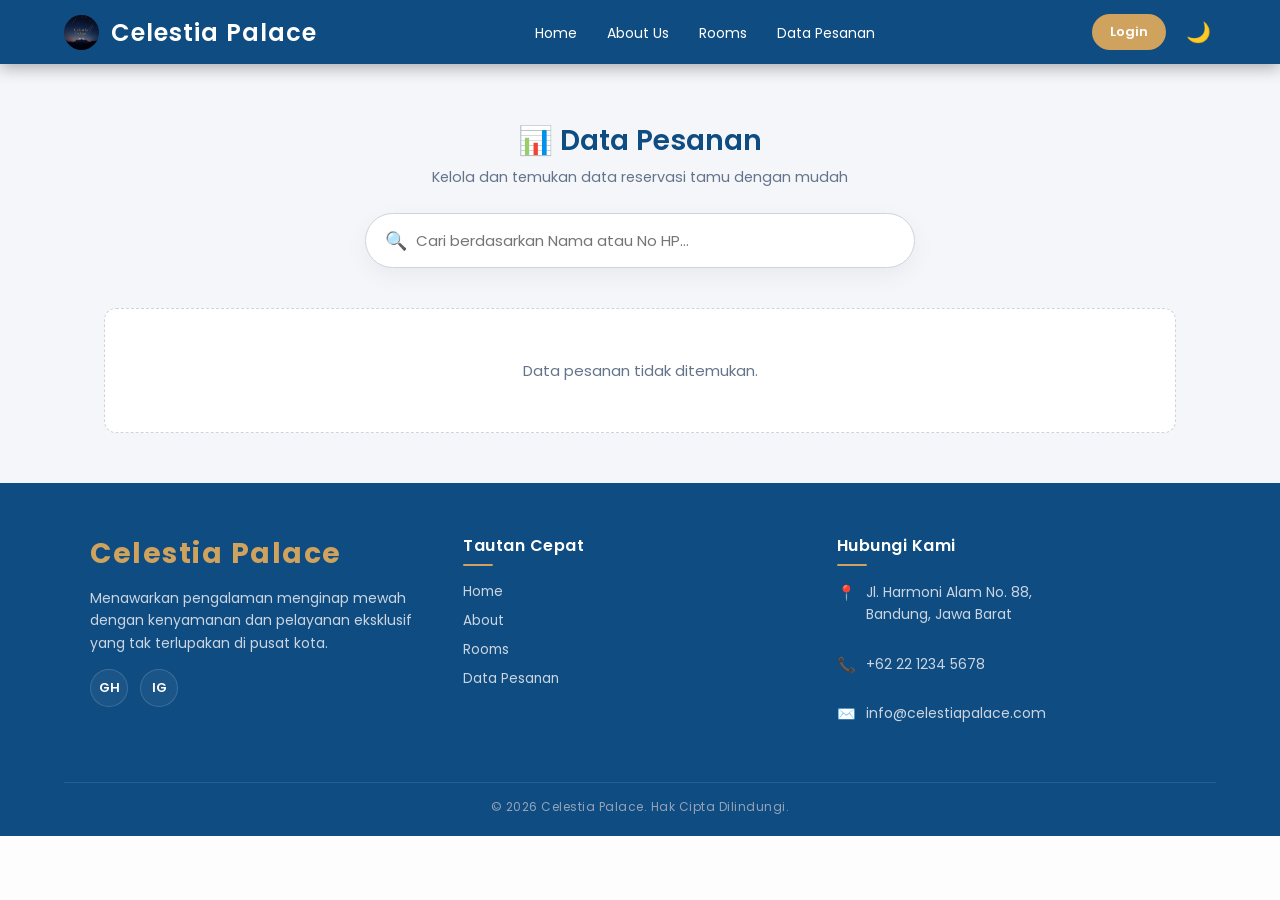
<file: html/dataPesanan.html>
<!doctype html>
<html lang="id">
  <head>
    <meta charset="UTF-8" />
    <meta name="viewport" content="width=device-width, initial-scale=1.0" />
    <title>Data Pesanan Kamar - Celestia Palace</title>
    <link href="https://fonts.googleapis.com/css2?family=Poppins:wght@300;400;600&display=swap" rel="stylesheet" />
    <link rel="stylesheet" href="../css/index.css" />
    <link rel="stylesheet" href="../css/dataPesanan.css" />
    <link rel="icon" href="../Assets/logo.png" type="image/png" />
  </head>
  <body>
    <!-- ==================== HEADER ==================== -->
    <header id="navbar" class="solid-bg">
      <div class="header-left-actions">
        <button class="menu-toggle" id="mobile-menu" aria-label="Buka Menu Navigasi" aria-expanded="false">
          <span class="bar"></span>
          <span class="bar"></span>
          <span class="bar"></span>
        </button>
        <div class="logo desktop-logo">
          <img src="../Assets/logo.png" alt="Celestia Logo" class="logo-img" />
          <span>Celestia Palace</span>
        </div>
      </div>

      <nav aria-label="Navigasi Utama">
        <div class="logo sidebar-logo">
          <img src="../Assets/logo.png" alt="Celestia Logo" class="logo-img" />
          <span>Celestia Palace</span>
        </div>
        <ul class="nav-list">
          <li><a href="../index.html">Home</a></li>
          <li><a href="about.html">About Us</a></li>
          <li><a href="kamar.html">Rooms</a></li>
          <li><a href="dataPesanan.html">Data Pesanan</a></li>
        </ul>
        <div id="mobile-profile-container" class="mobile-profile-box"></div>
      </nav>

      <div class="header-right-actions">
        <div class="auth-container">
          <button id="auth-btn" class="btn-book">Login</button>
          <div id="profile-dropdown" class="profile-dropdown-menu" aria-hidden="true">
            <div class="dropdown-header">
              <span id="dropdown-staff-name" class="dropdown-name">Staf Hotel</span>
              <span class="dropdown-role">Administrator</span>
            </div>
            <hr class="dropdown-divider" />
            <button id="btn-logout" class="dropdown-item-logout">Logout</button>
          </div>
        </div>
        <button id="theme-toggle" class="btn-theme-toggle" title="Ubah Tema" aria-label="Toggle Dark Mode">🌙</button>
      </div>
    </header>

    <!-- ==================== KONTEN UTAMA ==================== -->
    <main class="dashboard-content">
      <div class="dashboard-header-title">
        <h1>📊 Data Pesanan</h1>
        <p>Kelola dan temukan data reservasi tamu dengan mudah</p>
      </div>

      <div class="center-search-container">
        <div class="search-box">
          <span class="search-icon">🔍</span>
          <input type="text" id="searchInput" placeholder="Cari berdasarkan Nama atau No HP..." />
        </div>
      </div>

      <div id="bookingsContainer" class="bookings-grid"></div>
    </main>

    <!-- Template Kartu Kosong -->
    <template id="no-data-template">
      <div class="no-data">Data pesanan tidak ditemukan.</div>
    </template>

    <!-- Template Kartu Data Pesanan -->
    <template id="booking-card-template">
      <div class="booking-card">
        <div>
          <div class="card-header">
            <div>
              <h3 class="booking-name"></h3>
              <span class="booking-id"></span>
            </div>
            <span class="badge-status"></span>
          </div>
          <div class="card-body">
            <p><strong>📞 No HP</strong> : <span class="booking-phone"></span></p>
            <p><strong>🛏️ Kamar</strong> : <span class="booking-room"></span></p>
            <p><strong>📅 Jadwal</strong> : <span class="booking-schedule"></span></p>
            <p><strong>💰 Total</strong> : <span class="booking-total"></span></p>

            <!-- Sisa Tagihan (Tanpa Inline CSS) -->
            <p class="unpaid-wrapper hidden-element"><strong class="unpaid-label">⚠️ Kurang</strong> : <span class="booking-unpaid"></span></p>
          </div>
        </div>

        <div class="card-actions">
          <button class="btn-extend">📝 Perpanjang</button>
          <button class="btn-delete">🗑️ Check-out</button>
        </div>
      </div>
    </template>

    <!-- MODAL POP-UP (CHECK-OUT) -->
    <div id="deleteModal" class="modal-overlay hidden-element">
      <div class="modal-box checkout-modal-wide">
        <div class="modal-icon">🚪</div>
        <h3>Konfirmasi Check-out</h3>

        <!-- Peringatan Tagihan & Form Pelunasan (Dibagi 2 Kolom) -->
        <div id="checkoutBillWarning" class="checkout-warning-box hidden-element">
          <!-- Kolom Kiri: Info Tagihan -->
          <div class="warning-info-col">
            <strong>⚠️ Perhatian!</strong>
            <p class="warning-desc">Tamu ini memiliki sisa tagihan perpanjangan sebesar:</p>
            <span id="checkoutUnpaidAmount" class="unpaid-amount-text"></span>
            <p class="checkout-instruction">Pilih metode pelunasan:</p>
          </div>

          <!-- Kolom Kanan: Pilihan Pembayaran -->
          <div class="warning-payment-col">
            <div class="payment-options checkout-payment-options">
              <label>
                <input type="radio" name="settlementPayment" value="Uang Tunai (Cash)" checked />
                Uang Tunai (Cash)
              </label>
              <div id="checkout-cash-details" class="payment-detail-box show-block-element">
                <p>Terima uang tunai di meja resepsionis.</p>
              </div>

              <label>
                <input type="radio" name="settlementPayment" value="Transfer Bank BNI" />
                Transfer Bank BNI
              </label>
              <div id="checkout-bni-details" class="payment-detail-box hidden-element">
                <p><strong>BNI:</strong> 1234-5678-9010</p>
              </div>

              <label>
                <input type="radio" name="settlementPayment" value="QRIS / E-Wallet" />
                QRIS / E-Wallet
              </label>
              <div id="checkout-qris-details" class="payment-detail-box hidden-element">
                <img src="../Assets/qris.jpeg" alt="QRIS Code" class="qris-img" />
              </div>
            </div>
          </div>
        </div>

        <p class="delete-confirm-text">Apakah Anda yakin tamu ini sudah keluar? Data pesanan akan dihapus secara permanen dari sistem.</p>
        <div class="modal-actions">
          <button id="btnModalCancel" class="btn-modal-cancel">Batal</button>
          <button id="btnModalConfirm" class="btn-modal-confirm">Ya, Hapus Data</button>
        </div>
      </div>
    </div>

    <!-- MODAL POP-UP (SUKSES PELUNASAN / CHECK-OUT) -->
    <div id="successModal" class="modal-overlay hidden-element">
      <div class="modal-box">
        <div class="modal-icon text-success">✅</div>
        <h3 id="successModalTitle">Pelunasan Berhasil!</h3>

        <!-- Pesan akan diisi menggunakan textContent dari JS -->
        <p id="successModalMessage" class="success-message-text"></p>

        <div class="modal-actions">
          <button id="btnSuccessClose" class="btn-success-green btn-full-width">Tutup & Selesai</button>
        </div>
      </div>
    </div>

    <!-- MODAL POP-UP (PERPANJANG KAMAR) -->
    <div id="extendModal" class="modal-overlay hidden-element">
      <div class="modal-box">
        <div class="modal-icon">📅</div>
        <h3>Perpanjang Kamar</h3>
        <p>Pilih tanggal check-out baru untuk tamu ini.</p>

        <!-- Form Group (Tanpa Inline CSS) -->
        <div class="form-group extend-form-group">
          <label for="newCheckOutDate" class="extend-label">Check-out Baru:</label>
          <input type="date" id="newCheckOutDate" class="form-control extend-input" />
        </div>

        <div class="modal-actions">
          <button id="btnExtendCancel" class="btn-modal-cancel">Batal</button>
          <button id="btnExtendConfirm" class="btn-extend-confirm">Simpan & Update</button>
        </div>
      </div>
    </div>

    <!-- ==================== FOOTER ==================== -->
    <footer class="main-footer">
      <div class="footer-container">
        <section class="footer-col brand-col">
          <h3 class="footer-logo">Celestia Palace</h3>
          <p>Menawarkan pengalaman menginap mewah dengan kenyamanan dan pelayanan eksklusif yang tak terlupakan di pusat kota.</p>
          <nav class="social-links" aria-label="Tautan Media Sosial">
            <a href="https://github.com/raidatul-shidiq" aria-label="GitHub" title="GitHub" target="_blank" rel="noopener noreferrer">GH</a>
            <a href="https://www.instagram.com/raidatul_shidiq/" aria-label="Instagram" title="Instagram" target="_blank" rel="noopener noreferrer">IG</a>
          </nav>
        </section>

        <section class="footer-col links-col">
          <h4>Tautan Cepat</h4>
          <nav aria-label="Navigasi Footer">
            <ul>
              <li><a href="../index.html">Home</a></li>
              <li><a href="about.html">About</a></li>
              <li><a href="kamar.html">Rooms</a></li>
              <li><a href="dataPesanan.html">Data Pesanan</a></li>
            </ul>
          </nav>
        </section>

        <section class="footer-col contact-col">
          <h4>Hubungi Kami</h4>
          <address class="footer-address">
            <div class="contact-item">
              <span aria-hidden="true">📍</span>
              <p>Jl. Harmoni Alam No. 88,<br />Bandung, Jawa Barat</p>
            </div>
            <div class="contact-item">
              <span aria-hidden="true">📞</span>
              <p><a href="tel:+622212345678" class="footer-link-text">+62 22 1234 5678</a></p>
            </div>
            <div class="contact-item">
              <span aria-hidden="true">✉️</span>
              <p><a href="mailto:info@celestiapalace.com" class="footer-link-text">info@celestiapalace.com</a></p>
            </div>
          </address>
        </section>
      </div>
      <div class="footer-bottom">
        <p>&copy; 2026 Celestia Palace. Hak Cipta Dilindungi.</p>
      </div>
    </footer>

    <script src="../js/index.js"></script>
    <script src="../js/dataPesanan.js"></script>
  </body>
</html>
</file>
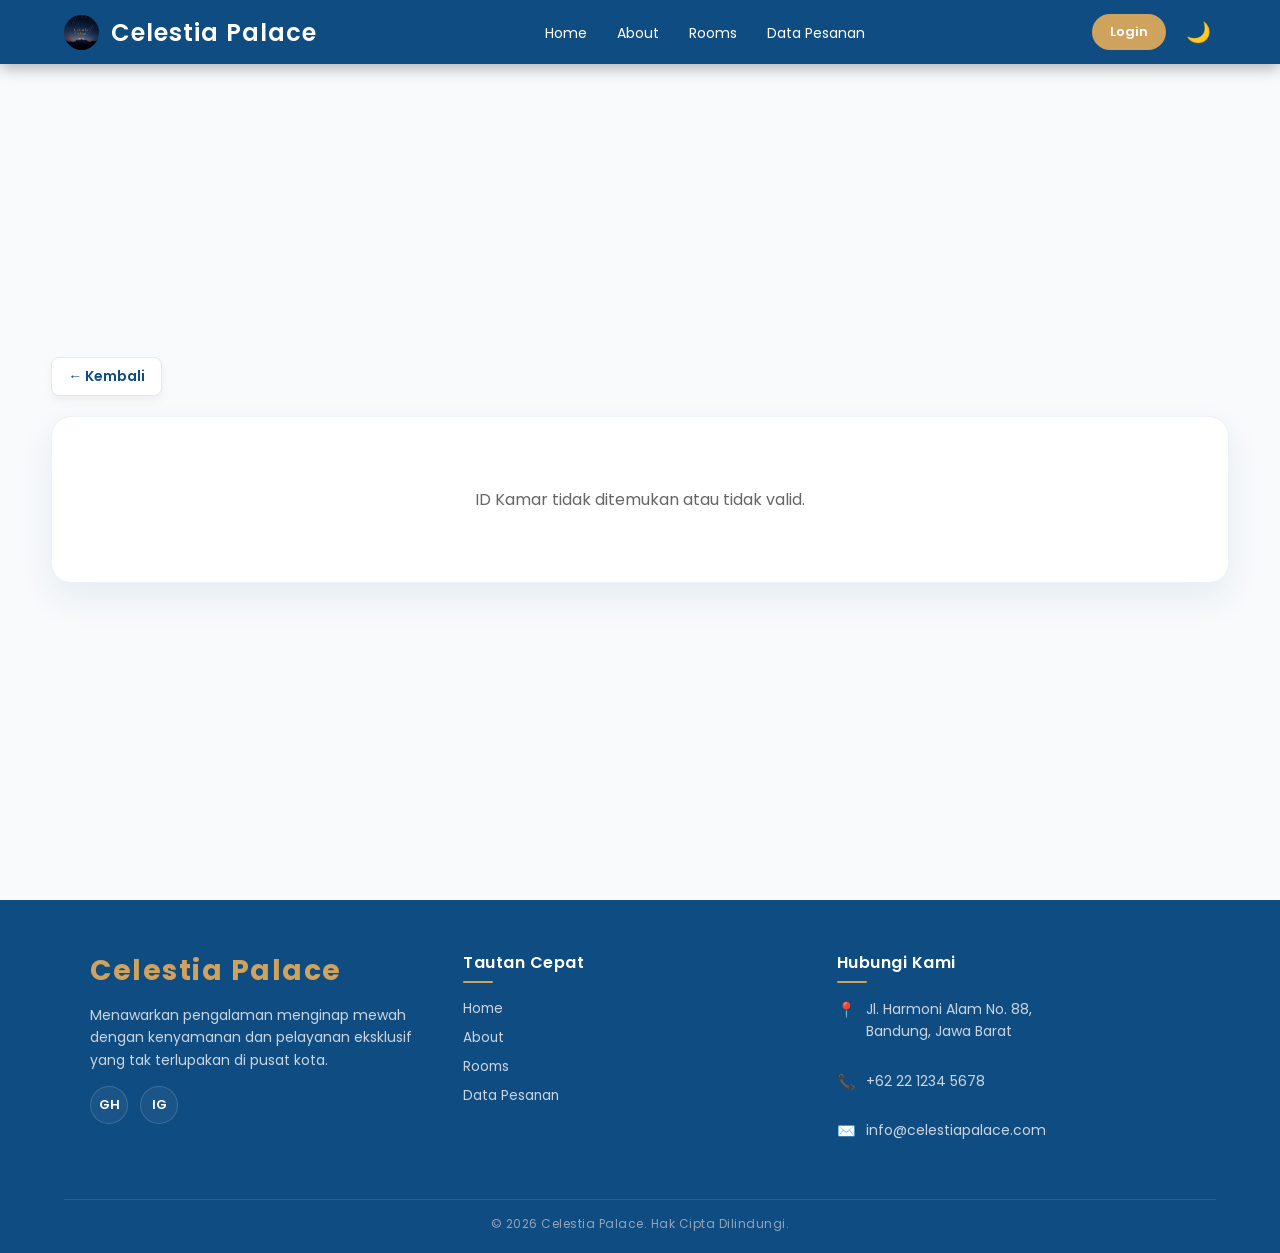
<file: html/detailKamar.html>
<!doctype html>
<html lang="id">
  <head>
    <meta charset="UTF-8" />
    <meta name="viewport" content="width=device-width, initial-scale=1.0" />
    <title>Celestia Hotel - Detail Kamar</title>
    <link href="https://fonts.googleapis.com/css2?family=Poppins:wght@300;400;600&display=swap" rel="stylesheet" />
    <link rel="stylesheet" href="../css/index.css" />
    <link rel="stylesheet" href="../css/detail.css" />
    <link rel="icon" href="../Assets/logo.png" type="image/png" />
  </head>

  <body>
    <!-- ==================== HEADER ==================== -->
    <header id="navbar" class="solid-bg">
      <!-- 1. BAGIAN KIRI: Hamburger & Logo Desktop -->
      <div class="header-left-actions">
        <!-- Tombol Hamburger -->
        <button class="menu-toggle" id="mobile-menu" aria-label="Buka Menu Navigasi" aria-expanded="false">
          <span class="bar"></span>
          <span class="bar"></span>
          <span class="bar"></span>
        </button>

        <!-- Logo Utama -->
        <div class="logo desktop-logo">
          <img src="../Assets/logo.png" alt="Logo Celestia Palace" class="logo-img" />
          <span>Celestia Palace</span>
        </div>
      </div>

      <!-- 2. BAGIAN TENGAH: Menu Navigasi & Sidebar -->
      <nav aria-label="Navigasi Utama">
        <div class="logo sidebar-logo">
          <img src="../Assets/logo.png" alt="Logo Celestia Palace" class="logo-img" />
          <span>Celestia Palace</span>
        </div>

        <ul class="nav-list">
          <li><a href="../index.html">Home</a></li>
          <li><a href="about.html">About</a></li>
          <li><a href="kamar.html">Rooms</a></li>
          <li><a href="dataPesanan.html">Data Pesanan</a></li>
        </ul>
        <div id="mobile-profile-container" class="mobile-profile-box"></div>
      </nav>

      <!-- 3. BAGIAN KANAN: Tombol Tema & Login -->
      <div class="header-right-actions">
        <div class="auth-container">
          <button id="auth-btn" class="btn-book">Login</button>

          <!-- Dropdown Profil -->
          <div id="profile-dropdown" class="profile-dropdown-menu" aria-hidden="true">
            <div class="dropdown-header">
              <span id="dropdown-staff-name" class="dropdown-name">Staf Hotel</span>
              <span class="dropdown-role">Administrator</span>
            </div>
            <hr class="dropdown-divider" />
            <button id="btn-logout" class="dropdown-item-logout">Logout</button>
          </div>
        </div>

        <button id="theme-toggle" class="btn-theme-toggle" title="Ubah Tema" aria-label="Ganti Mode Gelap atau Terang">🌙</button>
      </div>
    </header>

    <!-- ==================== MAIN CONTENT ==================== -->
    <main class="page-content">
      <section class="room-detail-section" aria-label="Detail Kamar Hotel">
        <!-- Navigasi Kembali (Breadcrumb) -->
        <nav class="back-navigation" aria-label="Navigasi Kembali">
          <a href="kamar.html" class="btn-back">&#8592; Kembali</a>
        </nav>

        <!-- Menggunakan elemen semantik <article> karena ini adalah konten mandiri -->
        <article id="room-detail-container" class="room-detail-container">
          <p class="loading-text">Memuat detail kamar...</p>
        </article>
      </section>
    </main>

    <!-- ==================== FOOTER ==================== -->
    <footer class="main-footer">
      <div class="footer-container">
        <!-- Kolom 1: Info Brand & Sosial Media -->
        <section class="footer-col brand-col">
          <h3 class="footer-logo">Celestia Palace</h3>
          <p>Menawarkan pengalaman menginap mewah dengan kenyamanan dan pelayanan eksklusif yang tak terlupakan di pusat kota.</p>

          <nav class="social-links" aria-label="Tautan Media Sosial">
            <a href="https://github.com/raidatul-shidiq" aria-label="GitHub" title="GitHub" target="_blank" rel="noopener noreferrer">GH</a>
            <a href="https://www.instagram.com/raidatul_shidiq/" aria-label="Instagram" title="Instagram" target="_blank" rel="noopener noreferrer">IG</a>
          </nav>
        </section>

        <!-- Kolom 2: Tautan Cepat -->
        <section class="footer-col links-col">
          <h4>Tautan Cepat</h4>
          <nav aria-label="Navigasi Footer">
            <ul>
              <li><a href="../index.html">Home</a></li>
              <li><a href="about.html">About</a></li>
              <li><a href="kamar.html">Rooms</a></li>
              <li><a href="dataPesanan.html">Data Pesanan</a></li>
            </ul>
          </nav>
        </section>

        <!-- Kolom 3: Kontak Hotel -->
        <section class="footer-col contact-col">
          <h4>Hubungi Kami</h4>
          <!-- Menggunakan tag <address> untuk informasi kontak -->
          <address style="font-style: normal">
            <div class="contact-item">
              <span aria-hidden="true">📍</span>
              <p>Jl. Harmoni Alam No. 88,<br />Bandung, Jawa Barat</p>
            </div>
            <div class="contact-item">
              <span aria-hidden="true">📞</span>
              <!-- Tautan tel: untuk panggilan langsung -->
              <p><a href="tel:+622212345678" style="color: inherit; text-decoration: none">+62 22 1234 5678</a></p>
            </div>
            <div class="contact-item">
              <span aria-hidden="true">✉️</span>
              <!-- Tautan mailto: untuk email langsung -->
              <p><a href="mailto:info@celestiapalace.com" style="color: inherit; text-decoration: none">info@celestiapalace.com</a></p>
            </div>
          </address>
        </section>
      </div>

      <!-- Bagian Hak Cipta -->
      <div class="footer-bottom">
        <p>&copy; 2026 Celestia Palace. Hak Cipta Dilindungi.</p>
      </div>
    </footer>

    <script src="../js/index.js"></script>
    <script src="../js/detail.js"></script>
  </body>
</html>
</file>
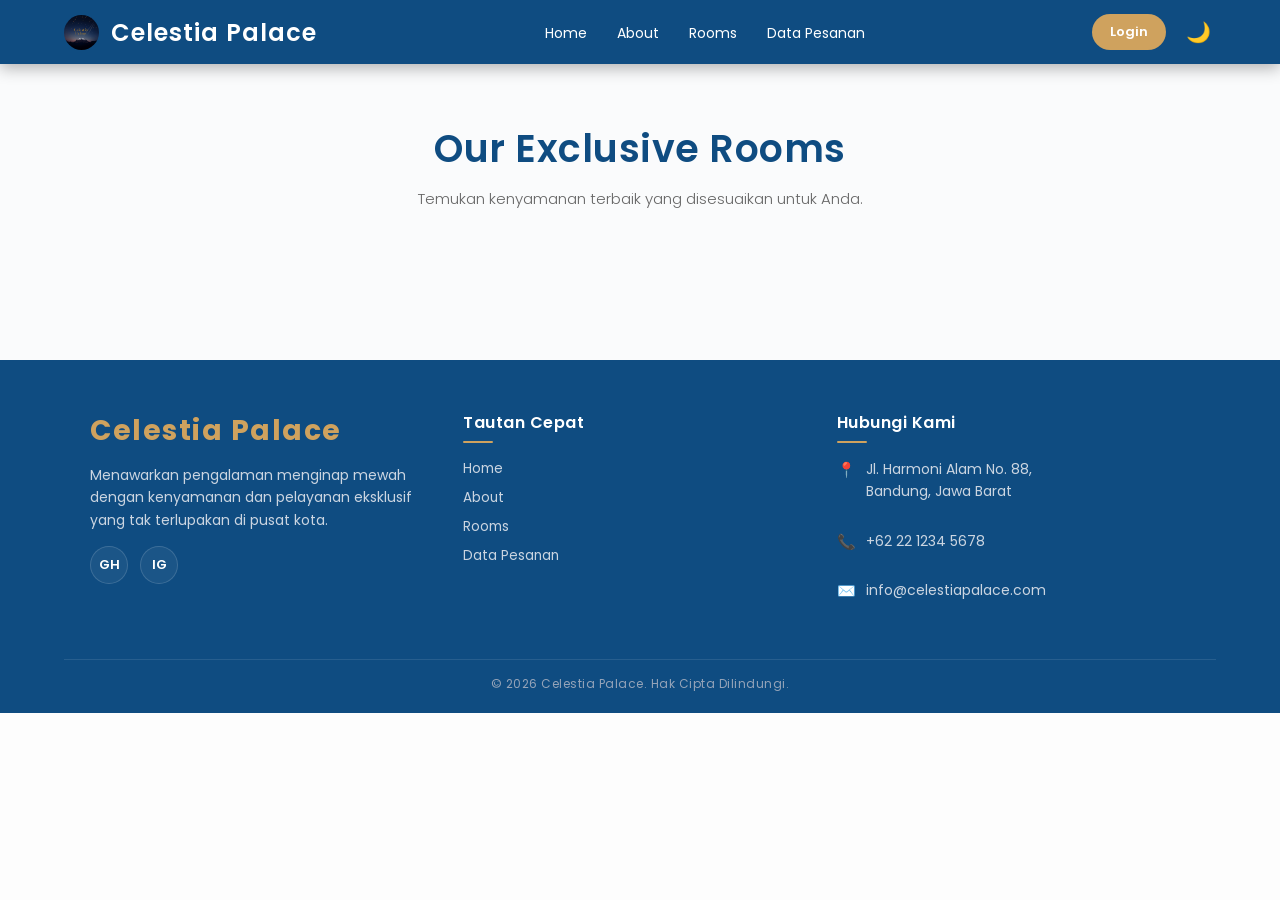
<file: html/kamar.html>
<!doctype html>
<html lang="id">
  <head>
    <meta charset="UTF-8" />
    <meta name="viewport" content="width=device-width, initial-scale=1.0" />
    <title>Celestia Hotel - Rooms</title>
    <link href="https://fonts.googleapis.com/css2?family=Poppins:wght@300;400;600&display=swap" rel="stylesheet" />

    <!-- Pemanggilan CSS disesuaikan dengan struktur folder -->
    <link rel="stylesheet" href="../css/index.css" />
    <link rel="stylesheet" href="../css/kamar.css" />
    <link rel="icon" href="../Assets/logo.png" type="image/png" />
  </head>

  <body>
    <header id="navbar" class="solid-bg">
      <!-- 1. BAGIAN KIRI: Hamburger & Logo Desktop -->
      <div class="header-left-actions">
        <!-- Tombol Hamburger (Hanya tampil di HP) -->
        <div class="menu-toggle" id="mobile-menu">
          <span class="bar"></span>
          <span class="bar"></span>
          <span class="bar"></span>
        </div>

        <!-- Logo Utama (Tampil di Laptop, Hilang di HP) -->
        <div class="logo desktop-logo">
          <img src="../Assets/logo.png" alt="Celestia Logo" class="logo-img" />
          <span>Celestia Palace</span>
        </div>
      </div>

      <!-- 2. BAGIAN TENGAH: Menu Navigasi & Sidebar -->
      <nav>
        <!-- Logo Sidebar (Hanya tampil di dalam Sidebar HP) -->
        <div class="logo sidebar-logo">
          <img src="../Assets/logo.png" alt="Celestia Logo" class="logo-img" />
          <span>Celestia Palace</span>
        </div>

        <div id="mobile-profile-container" class="mobile-profile-box"></div>

        <ul class="nav-list">
          <li><a href="../index.html">Home</a></li>
          <li><a href="about.html">About</a></li>
          <li><a href="kamar.html">Rooms</a></li>
          <li><a href="dataPesanan.html">Data Pesanan</a></li>
        </ul>
      </nav>

      <!-- 3. BAGIAN KANAN: Tombol Tema & Login -->
      <div class="header-right-actions">
        <div class="auth-container">
          <button id="auth-btn" class="btn-book">Login</button>
          <div id="profile-dropdown" class="profile-dropdown-menu">
            <div class="dropdown-header">
              <span id="dropdown-staff-name" class="dropdown-name">Staf Hotel</span>
              <span class="dropdown-role">Administrator</span>
            </div>
            <div class="dropdown-divider"></div>
            <button id="btn-logout" class="dropdown-item-logout">Keluar</button>
          </div>
        </div>
        <button id="theme-toggle" class="btn-theme-toggle" title="Ubah Tema" aria-label="Toggle Dark Mode">🌙</button>
      </div>
    </header>

    <main class="page-content">
      <section class="room-section">
        <div class="room-header">
          <h2>Our Exclusive Rooms</h2>
          <p>Temukan kenyamanan terbaik yang disesuaikan untuk Anda.</p>
        </div>

        <div id="rooms-container" class="rooms-grid"></div>
      </section>
    </main>

    <!-- ==================== FOOTER ==================== -->

    <footer class="main-footer">
      <div class="footer-container">
        <!-- Kolom 1: Info Brand & Sosial Media -->
        <div class="footer-col brand-col">
          <h3 class="footer-logo">Celestia Palace</h3>
          <p>Menawarkan pengalaman menginap mewah dengan kenyamanan dan pelayanan eksklusif yang tak terlupakan di pusat kota.</p>
          <div class="social-links">
            <a href="https://github.com/raidatul-shidiq" aria-label="GitHub" title="GitHub">GH</a>
            <a href="https://www.instagram.com/raidatul_shidiq/" aria-label="Instagram" title="Instagram">IG</a>
          </div>
        </div>

        <!-- Kolom 2: Tautan Cepat -->
        <section class="footer-col links-col">
          <h4>Tautan Cepat</h4>
          <nav aria-label="Navigasi Footer">
            <ul>
              <li><a href="../index.html">Home</a></li>
              <li><a href="about.html">About</a></li>
              <li><a href="kamar.html">Rooms</a></li>
              <li><a href="dataPesanan.html">Data Pesanan</a></li>
            </ul>
          </nav>
        </section>

        <!-- Kolom 3: Kontak Hotel -->
        <div class="footer-col contact-col">
          <h4>Hubungi Kami</h4>
          <div class="contact-item">
            <span>📍</span>
            <p>Jl. Harmoni Alam No. 88,<br />Bandung, Jawa Barat</p>
          </div>
          <div class="contact-item">
            <span>📞</span>
            <p>+62 22 1234 5678</p>
          </div>
          <div class="contact-item">
            <span>✉️</span>
            <p>info@celestiapalace.com</p>
          </div>
        </div>
      </div>

      <!-- Bagian Hak Cipta -->
      <div class="footer-bottom">
        <p>&copy; 2026 Celestia Palace. Hak Cipta Dilindungi.</p>
      </div>
    </footer>

    <!-- Memanggil index.js untuk fungsi navbar & kamar.js untuk API -->
    <script src="../js/index.js"></script>
    <script src="../js/kamar.js"></script>
  </body>
</html>
</file>
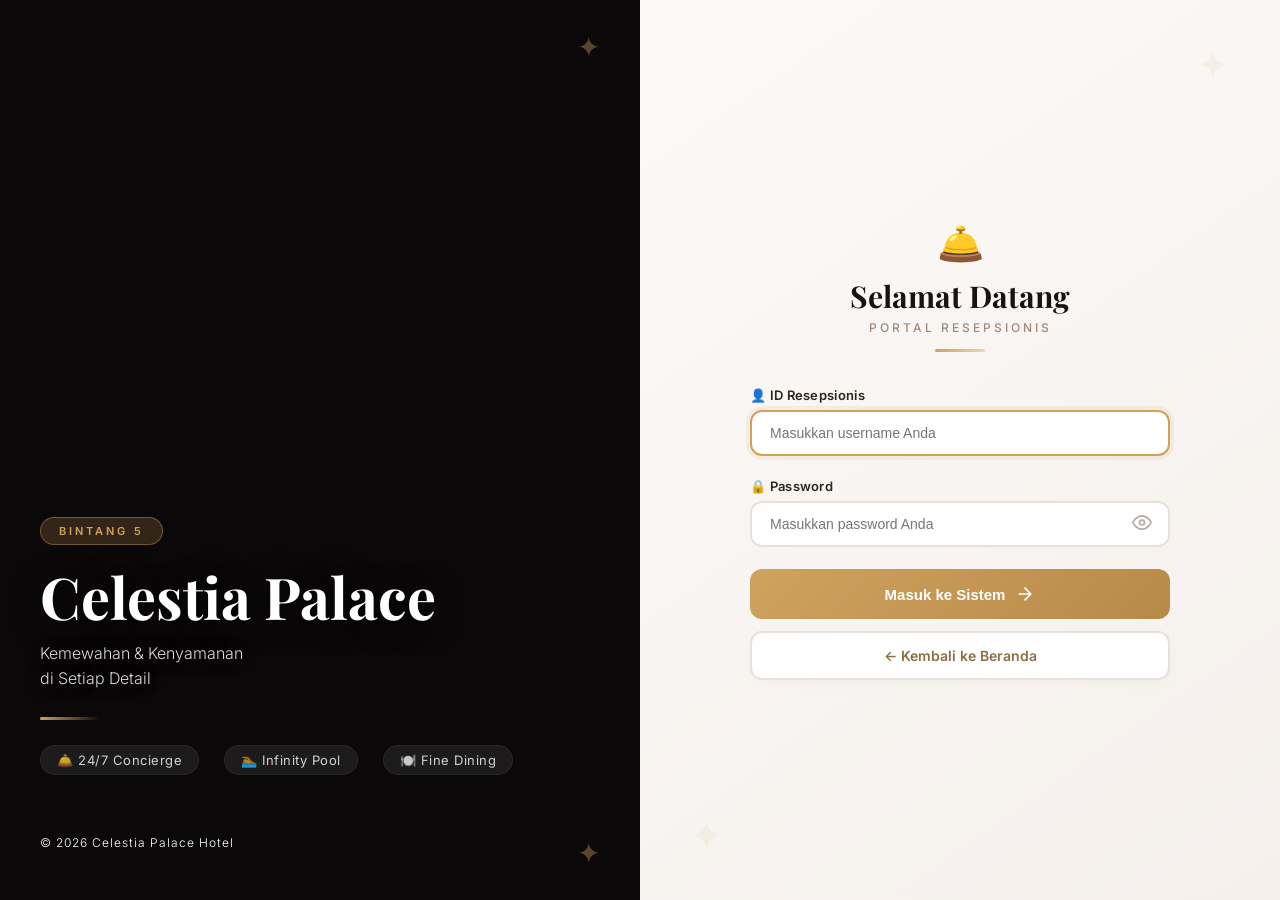
<file: html/login.html>
<!DOCTYPE html>
<html lang="id">

<head>
    <meta charset="UTF-8">
    <meta name="viewport" content="width=device-width, initial-scale=1.0">
    <title>Celestia Palace - Login Resepsionis</title>
    <link href="https://fonts.googleapis.com/css2?family=Playfair+Display:wght@400;600;700&family=Inter:wght@300;400;500;600&display=swap" rel="stylesheet">
    <link rel="stylesheet" href="../css/login.css">
    <link rel="icon" href="../Assets/logo.png" type="image/png" />
</head>

<body>

    <!-- Container Utama Split -->
    <div class="login-wrapper">
        
        <!-- Bagian Kiri: Gambar Hotel & Overlay -->
        <div class="login-hero">
            <div class="hero-overlay"></div>
            <div class="hero-content">
                <div class="hero-badge"> BINTANG 5 </div>
                <h1>Celestia Palace</h1>
                <p>Kemewahan & Kenyamanan<br>di Setiap Detail</p>
                <div class="hero-divider"></div>
                <div class="hero-features">
                    <span>🛎️ 24/7 Concierge</span>
                    <span>🏊 Infinity Pool</span>
                    <span>🍽️ Fine Dining</span>
                </div>
            </div>
            <div class="hero-credit">© 2026 Celestia Palace Hotel</div>
        </div>

        <!-- Bagian Kanan: Form Login -->
        <div class="login-form-wrapper">
            <div class="login-form-container">
                
                <!-- Header -->
                <div class="form-header">
                    <div class="form-icon">🛎️</div>
                    <h2>Selamat Datang</h2>
                    <p>Portal Resepsionis</p>
                    <div class="form-divider"></div>
                </div>

                <!-- Form -->
                <form id="login-form" class="login-form">
                    <div class="form-group">
                        <label for="username">
                            <span>👤</span> ID Resepsionis
                        </label>
                        <input type="text" id="username" placeholder="Masukkan username Anda" required autocomplete="off">
                    </div>

                    <div class="form-group">
                        <label for="password">
                            <span>🔒</span> Password
                        </label>
                        <div class="password-wrapper">
                            <input type="password" id="password" placeholder="Masukkan password Anda" required>
                            <button type="button" id="toggle-password" class="btn-toggle-pass" title="Tampilkan/Sembunyikan Password">
                                <svg width="20" height="20" viewBox="0 0 24 24" fill="none" stroke="currentColor" stroke-width="2" stroke-linecap="round" stroke-linejoin="round">
                                    <path d="M1 12s4-8 11-8 11 8 11 8-4 8-11 8-11-8-11-8z"/>
                                    <circle cx="12" cy="12" r="3"/>
                                </svg>
                            </button>
                        </div>
                    </div>

                    <button type="submit" class="btn-login">
                        <span>Masuk ke Sistem</span>
                        <svg width="20" height="20" viewBox="0 0 24 24" fill="none" stroke="currentColor" stroke-width="2" stroke-linecap="round" stroke-linejoin="round">
                            <path d="M5 12h14M12 5l7 7-7 7"/>
                        </svg>
                    </button>
                </form>

                <!-- Footer (Tombol Kembali ke Beranda yang Estetik) -->
                <div class="form-footer">
                    <a href="../index.html" class="btn-back-home">← Kembali ke Beranda</a>
                </div>

            </div>
        </div>

    </div>

    <!-- Modal Pop-up (Disembunyikan lewat CSS murni, bukan inline style) -->
    <div id="custom-modal" class="custom-modal-overlay" role="dialog" aria-modal="true">
        <div class="custom-modal-card">
            <div class="modal-success-icon">✓</div>
            <h3>Login Berhasil!</h3>
            <p>Selamat bertugas di Front Desk,<br><strong>Resepsionis Utama</strong></p>
            <button type="button" id="modal-ok-btn" class="btn-modal-ok">Masuk ke Dashboard</button>
        </div>
    </div>

    <script src="../js/login.js"></script>
</body>

</html>
</file>
<file: css/index.css>
/* ==================================
   1. Reset Dasar & Global
================================== */
* {
    margin: 0;
    padding: 0;
    box-sizing: border-box;
    font-family: 'Poppins', sans-serif;
}

body,
html {
    overflow-x: hidden;
    background-color: #fdfdfd;
    width: 100%;
    transition: background-color 0.3s ease, color 0.3s ease;
}

body.dark-mode {
    background-color: #0f172a;
}

.subtitle {
    color: #cfa25e;
    font-weight: 600;
    font-size: 13px;
    letter-spacing: 2px;
    text-transform: uppercase;
    display: block;
    margin-bottom: 12px;
}

/* ==================================
   2. Header & Navigasi Responsif
================================== */
header {
    position: fixed;
    top: 0;
    left: 0;
    width: 100%;
    padding: 20px 5%;
    display: flex;
    justify-content: space-between;
    align-items: center;
    background-color: transparent;
    transition: all 0.4s ease-in-out;
    z-index: 1000;
}

header.solid-bg,
header.scrolled {
    background-color: #0f4c81;
    padding: 12px 5%;
    box-shadow: 0 4px 15px rgba(0, 0, 0, 0.3);
}

header .logo {
    display: flex;
    align-items: center;
    gap: 12px;
    color: #ffffff;
    font-size: 24px;
    font-weight: 600;
    letter-spacing: 1px;
    cursor: pointer;
}

header .logo .logo-img {
    width: 35px;
    height: auto;
    border-radius: 50%;
    object-fit: contain;
}

header .sidebar-logo {
    display: none !important;
}

.sidebar-logo {
    display: none;
}

header nav {
    display: flex;
    align-items: center;
}

header nav ul {
    list-style: none;
    display: flex;
    gap: 30px;
}

header nav ul li a {
    text-decoration: none;
    color: #ffffff;
    font-size: 14px;
    font-weight: 400;
    position: relative;
    transition: color 0.3s;
}

header nav ul li a::after {
    content: '';
    position: absolute;
    width: 0;
    height: 2px;
    background-color: #ffd700;
    bottom: -5px;
    left: 0;
    transition: width 0.3s ease;
}

header nav ul li a:hover::after {
    width: 100%;
}

header nav ul li a:hover {
    color: #ffd700;
}

body.dark-mode header nav ul li a {
    color: #f1f5f9;
}

.header-right-actions,
.header-left-actions {
    display: flex;
    align-items: center;
    gap: 15px;
}

.btn-theme-toggle {
    background: transparent;
    border: none;
    font-size: 20px;
    cursor: pointer;
    transition: transform 0.3s ease, filter 0.3s ease;
    display: flex;
    align-items: center;
    justify-content: center;
    padding: 5px;
    color: #ffffff;
}

.btn-theme-toggle:hover {
    transform: scale(1.15);
}

.menu-toggle {
    transition: all 0.3s ease;
    display: none;
    background: transparent;
    border: none;
    padding: 0;
}

.menu-toggle.active .bar:nth-child(1) {
    transform: translateY(7.5px) rotate(45deg);
}

.menu-toggle.active .bar:nth-child(2) {
    opacity: 0;
}

.menu-toggle.active .bar:nth-child(3) {
    transform: translateY(-7.5px) rotate(-45deg);
}

.auth-warning-box {
    background-color: #fffbeb;
    border: 1px solid #fde68a;
    color: #92400e;
    padding: 15px 20px;
    border-radius: 8px;
    margin-bottom: 20px;
    font-size: 14px;
    text-align: center;
}

body.dark-mode .auth-warning-box {
    background-color: #1e293b;
    border-color: #92400e;
    color: #fbbf24;
}

.warning-login-link {
    color: #0f4c81;
    font-weight: 600;
    text-decoration: underline;
}

body.dark-mode .warning-login-link {
    color: #60a5fa;
}

.warning-login-link:hover {
    color: #cfa25e;
}

.booking-form.locked input,
.booking-form.locked select,
.booking-form.locked button {
    background-color: #f1f5f9 !important;
    color: #94a3b8 !important;
    cursor: not-allowed !important;
    pointer-events: none;
    opacity: 0.7;
}

body.dark-mode .booking-form.locked input,
body.dark-mode .booking-form.locked select,
body.dark-mode .booking-form.locked button {
    background-color: #334155 !important;
}

.btn-book {
    background-color: #cfa25e;
    color: #fff;
    padding: 8px 18px;
    border-radius: 20px;
    text-decoration: none;
    font-size: 13px;
    font-weight: 600;
    border: none;
    cursor: pointer;
    transition: background 0.3s;
}

.btn-book:hover {
    background-color: #b88a48;
}

.btn-staff-profile {
    background-color: rgba(255, 255, 255, 0.15);
    color: #ffffff;
    border: 1px solid rgba(255, 255, 255, 0.3);
    padding: 8px 18px;
    border-radius: 20px;
    font-size: 13px;
    font-weight: 600;
    cursor: pointer;
    transition: all 0.3s ease;
    display: inline-flex;
    align-items: center;
    gap: 6px;
}

.btn-staff-profile:hover {
    background-color: rgba(255, 255, 255, 0.25);
    border-color: #ffd700;
    color: #ffd700;
}

/* ==================================
   PERBAIKAN TAMPILAN INPUT TANGGAL DI HP
================================== */
input[type="date"] {
    appearance: none;
    -webkit-appearance: none;
    min-height: 45px;
    background-color: transparent;
}

input[type="date"]:invalid::-webkit-datetime-edit {
    color: #94a3b8; 
}

/* ==================================
   Dropdown Profil Staf
================================== */
.auth-container {
    position: relative;
    display: inline-block;
}

.profile-dropdown-menu {
    position: absolute;
    right: 0;
    top: calc(100% + 12px);
    background: #ffffff;
    min-width: 180px;
    border-radius: 12px;
    box-shadow: 0 10px 30px rgba(15, 76, 129, 0.15);
    border: 1px solid #e2e8f0;
    padding: 12px;
    z-index: 1100;
    display: none;
    animation: fadeInDropdown 0.25s ease forwards;
}

body.dark-mode .profile-dropdown-menu {
    background: #1e293b;
    border-color: #334155;
    box-shadow: 0 10px 30px rgba(0, 0, 0, 0.5);
}

.profile-dropdown-menu.show {
    display: block !important;
}

.dropdown-header {
    padding: 6px 8px;
    display: flex;
    flex-direction: column;
}

.dropdown-name {
    font-weight: 600;
    color: #0f4c81;
}

body.dark-mode .dropdown-name {
    color: #60a5fa;
}

.dropdown-role {
    font-size: 11px;
    color: #666666;
}

body.dark-mode .dropdown-role {
    color: #94a3b8;
}

.dropdown-divider {
    height: 1px;
    background-color: #f1f5f9;
    margin: 8px 0;
}

body.dark-mode .dropdown-divider {
    background-color: #334155;
}

.dropdown-item-logout {
    width: 100%;
    background-color: #fee2e2;
    color: #ef4444;
    border: none;
    padding: 8px 12px;
    border-radius: 6px;
    font-size: 13px;
    font-weight: 600;
    cursor: pointer;
    text-align: left;
    transition: background-color 0.2s ease;
}

body.dark-mode .dropdown-item-logout {
    background-color: #7f1d1d;
    color: #fca5a5;
}

.dropdown-item-logout:hover {
    background-color: #fecaca;
}

body.dark-mode .dropdown-item-logout:hover {
    background-color: #991b1b;
}

@keyframes fadeInDropdown {
    from {
        opacity: 0;
        transform: translateY(-8px);
    }

    to {
        opacity: 1;
        transform: translateY(0);
    }
}

/* ==================================
   3. Hero Section
================================== */
.hero-section {
    height: 100vh;
    background: linear-gradient(rgba(15, 76, 129, 0.4), rgba(0, 0, 0, 0.7)),
        url('https://images.unsplash.com/photo-1611892440504-42a792e24d32?ixlib=rb-4.0.3&auto=format&fit=crop&w=1920&q=80') center/cover no-repeat;
    display: flex;
    justify-content: center;
    align-items: center;
    color: white;
    text-align: center;
    padding: 0 20px;
}

body.dark-mode .hero-section {
    background: linear-gradient(rgba(15, 76, 129, 0.6), rgba(0, 0, 0, 0.8)),
        url('https://images.unsplash.com/photo-1611892440504-42a792e24d32?ixlib=rb-4.0.3&auto=format&fit=crop&w=1920&q=80') center/cover no-repeat;
}

.hero-content h1 {
    font-size: clamp(2rem, 4vw, 3.2rem);
    font-weight: 600;
    letter-spacing: 1px;
    margin-bottom: 15px;
    text-shadow: 0 2px 10px rgba(0, 0, 0, 0.4);
}

.hero-content p {
    font-size: clamp(0.9rem, 2vw, 1.1rem);
    font-weight: 300;
    letter-spacing: 0.5px;
    color: #f1f1f1;
    text-shadow: 0 1px 5px rgba(0, 0, 0, 0.4);
}

/* ==================================
   4. Booking Section
================================== */
.booking-section {
    position: relative;
    z-index: 10;
    margin-top: -70px;
    display: flex;
    justify-content: center;
    padding: 0 5%;
}

.booking-container {
    background-color: #ffffff;
    padding: 35px 40px;
    border-radius: 16px;
    box-shadow: 0 15px 35px rgba(0, 0, 0, 0.12);
    width: 100%;
    max-width: 1200px;
    border-top: 5px solid #cfa25e;
    transition: background-color 0.3s ease, box-shadow 0.3s ease;
    
    /* PERBAIKAN: Mengunci posisi agar dropdown stabil dan tidak keluar jalur di HP */
    position: relative;
    overflow: visible !important;
}

body.dark-mode .booking-container {
    background-color: #1e293b;
    box-shadow: 0 15px 35px rgba(0, 0, 0, 0.4);
}

.booking-title {
    margin-bottom: 25px;
    text-align: left;
}

.booking-title h2 {
    font-size: 22px;
    color: #0f4c81;
    margin-bottom: 5px;
}

body.dark-mode .booking-title h2 {
    color: #60a5fa;
}

.booking-title p {
    font-size: 13px;
    color: #666666;
}

body.dark-mode .booking-title p {
    color: #94a3b8;
}

.booking-form {
    display: grid;
    grid-template-columns: repeat(3, 1fr);
    gap: 20px 25px;
    align-items: flex-end;
}

.form-group {
    display: flex;
    flex-direction: column;
}

.form-group label {
    color: #333333;
    font-size: 13px;
    font-weight: 600;
    margin-bottom: 8px;
    letter-spacing: 0.3px;
}

body.dark-mode .form-group label {
    color: #f1f5f9;
}

.form-group input,
.form-group select {
    padding: 12px 16px;
    border: 1px solid #cbd5e1;
    border-radius: 8px;
    outline: none;
    font-size: 14px;
    color: #333333;
    background-color: #f8fafc;
    transition: all 0.3s ease;
    width: 100%;
    
    /* PERBAIKAN: Menjaga posisi elemen select tetap rapi dan berada di layer yang benar */
    position: relative;
    z-index: 5;
}

body.dark-mode .form-group input,
body.dark-mode .form-group select {
    background-color: #334155;
    border-color: #475569;
    color: #f1f5f9;
}

.form-group input:focus,
.form-group select:focus {
    border-color: #0f4c81;
    background-color: #ffffff;
    box-shadow: 0 0 0 3px rgba(15, 76, 129, 0.1);
}

body.dark-mode .form-group input:focus,
body.dark-mode .form-group select:focus {
    background-color: #1e293b;
    border-color: #60a5fa;
    box-shadow: 0 0 0 3px rgba(96, 165, 250, 0.2);
}

.form-group select:disabled {
    background-color: #e2e8f0;
    color: #94a3b8;
    cursor: not-allowed;
}

body.dark-mode .form-group select:disabled {
    background-color: #0f172a;
    color: #64748b;
    border-color: #1e293b;
}

.form-group.btn-group {
    grid-column: span 3;
    margin-top: 15px;
}

.btn-reserve {
    background-color: #cfa25e;
    color: white;
    border: none;
    border-radius: 8px;
    font-size: 16px;
    font-weight: 600;
    cursor: pointer;
    height: 50px;
    width: 100%;
    transition: transform 0.3s ease, background-color 0.3s ease, box-shadow 0.3s ease;
}

.btn-reserve:hover {
    background-color: #b88a48;
    transform: translateY(-2px);
    box-shadow: 0 8px 20px rgba(207, 162, 94, 0.3);
}

/* ==================================
   5. Modal Pop-up & Struk Pembayaran
================================== */
.modal-overlay {
    position: fixed;
    top: 0;
    left: 0;
    width: 100%;
    height: 100%;
    background-color: rgba(0, 0, 0, 0.6);
    display: flex;
    justify-content: center;
    align-items: center;
    z-index: 2000;
    padding: 15px;
}

.modal-content {
    background-color: #ffffff;
    padding: 25px;
    border-radius: 12px;
    width: 100%;
    max-width: 420px;
    box-shadow: 0 10px 30px rgba(0, 0, 0, 0.3);
    max-height: 90vh;
    overflow-y: auto;
    transition: background-color 0.3s ease;
}

body.dark-mode .modal-content {
    background-color: #1e293b;
    box-shadow: 0 10px 30px rgba(0, 0, 0, 0.6);
}

.modal-content h2 {
    color: #0f4c81;
    margin-bottom: 8px;
    font-size: 20px;
}

body.dark-mode .modal-content h2 {
    color: #60a5fa;
}

.modal-content p {
    color: #666;
    font-size: 13px;
    margin-bottom: 15px;
}

body.dark-mode .modal-content p {
    color: #94a3b8;
}

.payment-options {
    display: flex;
    flex-direction: column;
    gap: 10px;
    margin-bottom: 20px;
}

.payment-options label {
    font-size: 13px;
    color: #333;
    cursor: pointer;
    display: flex;
    align-items: center;
    gap: 10px;
}

body.dark-mode .payment-options label {
    color: #f1f5f9;
}

.payment-detail-box {
    background-color: #f8f9fa;
    border: 1px solid #e2e8f0;
    border-radius: 8px;
    padding: 10px 12px;
    margin-top: 5px;
    margin-bottom: 8px;
    font-size: 12px;
    color: #333;
}

body.dark-mode .payment-detail-box {
    background-color: #0f172a;
    border-color: #334155;
    color: #f1f5f9;
}

.qris-img {
    display: block;
    margin: 8px auto 0;
    width: 110px;
    height: 110px;
    border-radius: 6px;
}

.btn-confirm-pay,
.btn-print {
    background-color: #cfa25e;
    color: #ffffff;
    border: none;
    width: 100%;
    padding: 12px;
    border-radius: 8px;
    font-size: 14px;
    font-weight: 600;
    cursor: pointer;
    transition: background-color 0.3s ease, transform 0.2s ease;
    box-shadow: 0 4px 12px rgba(207, 162, 94, 0.2);
}

.btn-confirm-pay:hover,
.btn-print:hover {
    background-color: #b88a48;
    transform: translateY(-1px);
}

.receipt-header {
    text-align: center;
    border-bottom: 2px dashed #ddd;
    padding-bottom: 12px;
    margin-bottom: 12px;
}

body.dark-mode .receipt-header {
    border-bottom-color: #334155;
}

.receipt-header h2 {
    color: #0f4c81;
}

body.dark-mode .receipt-header h2 {
    color: #60a5fa;
}

.receipt-body p {
    margin-bottom: 6px;
    font-size: 13px;
    color: #333;
}

body.dark-mode .receipt-body p {
    color: #f1f5f9;
}

.receipt-actions {
    display: flex;
    gap: 12px;
    margin-top: 20px;
}

.btn-close-modal {
    background-color: #e2e8f0;
    color: #334155;
    border: none;
    flex: 1;
    padding: 12px;
    border-radius: 8px;
    font-size: 14px;
    font-weight: 600;
    cursor: pointer;
    transition: background-color 0.3s ease;
}

body.dark-mode .btn-close-modal {
    background-color: #334155;
    color: #f1f5f9;
}

.btn-close-modal:hover {
    background-color: #cbd5e1;
}

body.dark-mode .btn-close-modal:hover {
    background-color: #475569;
}

@media print {
    body,
    html {
        visibility: hidden !important;
        height: 100% !important;
        overflow: hidden !important;
        margin: 0 !important;
        padding: 0 !important;
    }

    #receipt-step,
    #receipt-step * {
        visibility: visible !important;
    }

    #receipt-step {
        position: fixed !important;
        left: 0 !important;
        top: 0 !important;
        width: 100% !important;
        height: auto !important;
        background: #ffffff !important;
        box-shadow: none !important;
        padding: 10px !important;
        z-index: 9999 !important;
    }

    .receipt-actions {
        display: none !important;
    }
}

/* ==================================
   6. About Us & Sections Lainnya
================================== */
.page-content {
    padding-top: 120px;
    background-color: #fdfdfd;
    padding-bottom: 80px;
}

body.dark-mode .page-content {
    background-color: #0f172a;
}

.about-section,
.about-summary-section {
    padding: 80px 5%;
    background-color: #fdfdfd;
    display: flex;
    align-items: center;
    gap: 40px;
    max-width: 1200px;
    margin: 0 auto;
}

body.dark-mode .about-section,
body.dark-mode .about-summary-section {
    background-color: #0f172a;
}

.about-summary-container {
    display: flex;
    align-items: center;
    gap: 40px;
    width: 100%;
}

.about-summary-text,
.about-summary-image-wrapper {
    flex: 1;
}

.about-image,
.about-summary-img {
    width: 100%;
    height: 300px;
    object-fit: cover;
    border-radius: 12px;
    box-shadow: 0 10px 25px rgba(0, 0, 0, 0.1);
}

.about-summary-text h2 {
    font-size: clamp(24px, 3vw, 32px);
    color: #0f4c81;
    margin-bottom: 15px;
    line-height: 1.3;
}

body.dark-mode .about-summary-text h2 {
    color: #60a5fa;
}

.about-summary-text p {
    color: #555555;
    font-size: 14px;
    line-height: 1.6;
    margin-bottom: 20px;
}

body.dark-mode .about-summary-text p {
    color: #cbd5e1;
}

.btn-read-more {
    display: inline-block;
    background-color: #0f4c81;
    color: #ffffff;
    padding: 10px 22px;
    border-radius: 50px;
    text-decoration: none;
    font-size: 13px;
    font-weight: 600;
}

.btn-read-more:hover {
    background-color: #0a3a5e;
}

.btn-room-detail {
    display: block;
    width: 100%;
    text-align: center;
    background-color: #0f4c81;
    color: #ffffff !important;
    padding: 12px 20px;
    border-radius: 8px;
    text-decoration: none !important;
    font-size: 14px;
    font-weight: 500;
    box-shadow: 0 4px 12px rgba(15, 76, 129, 0.15);
    transition: all 0.3s ease;
    margin-top: 15px;
}

.btn-room-detail:hover {
    background-color: #cfa25e;
    box-shadow: 0 6px 16px rgba(207, 162, 94, 0.3);
    transform: translateY(-2px);
}

/* ==================================
   FEATURED ROOMS SLIDER
================================== */
.featured-rooms-section {
    padding: 80px 8%;
    background-color: #f8fafc;
    transition: background-color 0.3s ease;
}

body.dark-mode .featured-rooms-section {
    background-color: #1e293b;
}

.featured-header {
    text-align: center;
    margin-bottom: 45px;
}

.featured-header h2 {
    font-size: 34px;
    font-weight: 600;
    color: #0f4c81;
    margin-bottom: 8px;
}

body.dark-mode .featured-header h2 {
    color: #60a5fa;
}

.featured-header p {
    font-size: 14.5px;
    color: #64748b;
}

body.dark-mode .featured-header p {
    color: #94a3b8;
}

.slider-wrapper {
    position: relative;
    display: flex;
    align-items: center;
}

.rooms-slider-container {
    display: flex;
    gap: 30px;
    overflow-x: auto;
    scroll-snap-type: x mandatory;
    scroll-behavior: smooth;
    padding-bottom: 15px;
    scrollbar-width: none;
}

.rooms-slider-container::-webkit-scrollbar {
    display: none;
}

.rooms-slider-container .room-card {
    flex: 0 0 calc((100% - 60px) / 3);
    scroll-snap-align: start;
    background: #ffffff;
    border-radius: 16px;
    overflow: hidden;
    box-shadow: 0 10px 30px rgba(0, 0, 0, 0.05);
    border: 1px solid #edf2f7;
    display: flex;
    flex-direction: column;
    justify-content: space-between;
    transition: transform 0.3s ease, box-shadow 0.3s ease, background-color 0.3s ease;
}

body.dark-mode .rooms-slider-container .room-card {
    background: #1e293b;
    border-color: #334155;
    box-shadow: 0 10px 30px rgba(0, 0, 0, 0.3);
}

.rooms-slider-container .room-card:hover {
    transform: translateY(-6px);
    box-shadow: 0 15px 35px rgba(15, 76, 129, 0.08);
}

.room-image-wrapper {
    width: 100%;
    height: 250px;
    overflow: hidden;
}

.room-image {
    width: 100%;
    height: 100%;
    object-fit: cover;
    transition: transform 0.5s ease;
}

.room-card:hover .room-image {
    transform: scale(1.03);
}

.room-info {
    padding: 24px;
    display: flex;
    flex-direction: column;
    flex-grow: 1;
}

.room-info h3 {
    font-size: 20px;
    font-weight: 600;
    color: #0f4c81;
    margin-bottom: 8px;
}

body.dark-mode .room-info h3 {
    color: #60a5fa;
}

.room-price {
    font-size: 16px;
    color: #cfa25e;
    font-weight: 600;
    margin-bottom: 14px;
}

.room-desc {
    font-size: 13.5px;
    color: #4b5563;
    line-height: 1.6;
    margin-bottom: 20px;
    flex-grow: 1;
}

body.dark-mode .room-desc {
    color: #cbd5e1;
}

.room-amenities {
    font-size: 12.5px;
    color: #334155;
    background-color: #f8fafc;
    padding: 12px 14px;
    border-radius: 8px;
    border-left: 3px solid #0f4c81;
    border: 1px solid #e2e8f0;
    font-weight: 400;
    margin-top: auto;
}

body.dark-mode .room-amenities {
    background-color: #0f172a;
    color: #f1f5f9;
    border-color: #334155;
}

.slider-btn {
    position: absolute;
    top: 50%;
    transform: translateY(-50%);
    background-color: #ffffff;
    color: #0f4c81;
    border: 1px solid #cbd5e1;
    width: 45px;
    height: 45px;
    border-radius: 50%;
    font-size: 18px;
    cursor: pointer;
    z-index: 10;
    box-shadow: 0 4px 12px rgba(0, 0, 0, 0.1);
    display: flex;
    align-items: center;
    justify-content: center;
    transition: all 0.3s ease;
}

body.dark-mode .slider-btn {
    background-color: #1e293b;
    color: #60a5fa;
    border-color: #334155;
}

.slider-btn:hover {
    background-color: #0f4c81;
    color: #ffffff;
    border-color: #0f4c81;
}

body.dark-mode .slider-btn:hover {
    background-color: #60a5fa;
    color: #0f172a;
    border-color: #60a5fa;
}

.prev-btn {
    left: -25px;
}

.next-btn {
    right: -25px;
}

/* ==================================
   7. API Section (Reviews)
================================== */
.api-section {
    padding: 70px 5%;
    text-align: center;
    background-color: #f4f6f9;
    transition: background-color 0.3s ease;
}

body.dark-mode .api-section {
    background-color: #1e293b;
}

.review-container {
    display: grid;
    grid-template-columns: repeat(auto-fit, minmax(280px, 1fr));
    gap: 20px;
}

.review-card {
    background-color: white;
    padding: 20px;
    border-radius: 8px;
    box-shadow: 0 2px 10px rgba(0, 0, 0, 0.05);
    text-align: left;
    transition: background-color 0.3s ease;
}

body.dark-mode .review-card {
    background-color: #1e293b;
}

/* ==================================
   8. MEDIA QUERIES (RESPONSIF HP/TABLET)
================================== */
.mobile-profile-box {
    display: none !important;
}

.btn-mobile-logout {
    width: 100%;
    background-color: #fee2e2;
    color: #ef4444;
    border: none;
    padding: 8px;
    border-radius: 6px;
    font-size: 13px;
    font-weight: 600;
    cursor: pointer;
    transition: background-color 0.2s ease;
}

body.dark-mode .btn-mobile-logout {
    background-color: #7f1d1d;
    color: #fca5a5;
}

.btn-mobile-logout:hover {
    background-color: #fecaca;
}

body.dark-mode .btn-mobile-logout:hover {
    background-color: #991b1b;
}

.btn-mobile-login {
    display: block;
    background: #cfa25e;
    color: #fff;
    padding: 10px;
    border-radius: 6px;
    text-decoration: none;
    font-weight: 600;
    text-align: center;
    font-size: 14px;
    transition: background 0.3s ease;
}

.btn-mobile-login:hover {
    background: #b88a48;
}

@media (max-width: 1024px) {
    .booking-form {
        grid-template-columns: repeat(2, 1fr);
    }

    .form-group.btn-group {
        grid-column: span 2;
    }

    .rooms-slider-container .room-card {
        flex: 0 0 calc((100% - 30px) / 2);
    }
}

@media (max-width: 768px) {
    header .desktop-logo {
        display: flex !important;
        transition: opacity 0.3s ease, visibility 0.3s ease;
    }

    .menu-toggle.active~.desktop-logo {
        opacity: 0 !important;
        visibility: hidden;
    }

    header .sidebar-logo {
        display: flex !important;
        flex-direction: column;
        align-items: center;
        justify-content: center;
        margin-top: 10px;
        margin-bottom: 25px;
        padding-bottom: 20px;
        border-bottom: 1px solid rgba(255, 255, 255, 0.2);
        width: 85%;
        order: 1;
    }

    header .sidebar-logo .logo-img {
        width: 55px;
        margin-bottom: 8px;
    }

    .menu-toggle {
        display: flex;
        flex-direction: column;
        cursor: pointer;
        gap: 5px;
        z-index: 1200;
    }

    .menu-toggle .bar {
        width: 24px;
        height: 2.5px;
        background-color: #ffffff;
        border-radius: 2px;
        transition: all 0.3s ease;
    }

    header nav {
        position: fixed;
        top: 0;
        left: -320px;
        width: 280px;
        height: 100vh;
        background-color: #0f4c81;
        display: flex;
        flex-direction: column;
        align-items: center;
        justify-content: flex-start;
        padding-top: 80px;
        padding-bottom: 30px;
        overflow-y: auto;
        transition: left 0.4s ease-in-out;
        box-shadow: 5px 0 25px rgba(0, 0, 0, 0.4);
        z-index: 1100;
    }

    header nav.active {
        left: 0;
    }

    header nav ul {
        display: flex;
        flex-direction: column;
        align-items: center;
        gap: 25px;
        width: 100%;
        order: 2;
        margin-bottom: 40px;
    }

    .mobile-profile-box.active-box {
        display: block !important;
        width: 85%;
        background: rgba(255, 255, 255, 0.1);
        border: 1px solid rgba(255, 255, 255, 0.2);
        padding: 15px;
        border-radius: 12px;
        text-align: center;
        margin-top: auto;
        margin-bottom: 25px;
        color: #ffffff;
        order: 3;
    }

    .auth-container {
        display: none !important;
    }

    .header-left-actions {
        gap: 20px;
    }

    .rooms-slider-container .room-card {
        flex: 0 0 85%;
    }

    .slider-btn {
        display: none;
    }

    .featured-rooms-section {
        padding: 50px 5%;
    }

    .about-summary-container,
    .about-section {
        flex-direction: column;
        gap: 25px;
    }

    /* PERBAIKAN: Memaksa Form Booking menjadi 1 kolom penuh di layar HP */
    .booking-form {
        grid-template-columns: 1fr !important;
        gap: 15px !important;
    }

    .form-group.btn-group {
        grid-column: span 1 !important;
    }
}

/* ==================================
   9. FOOTER SECTION (COMPACT UI)
================================== */
.main-footer {
    background-color: #0f4c81;
    padding: 50px 5% 20px;
    color: #cbd5e1;
    transition: background-color 0.4s ease;
    position: relative;
    font-size: 14px;
}

body.dark-mode .main-footer {
    background-color: #0b1121;
    border-top: 1px solid rgba(255, 255, 255, 0.05);
}

.footer-container {
    display: grid;
    grid-template-columns: repeat(auto-fit, minmax(250px, 1fr));
    gap: 30px 20px;
    max-width: 1100px;
    margin: 0 auto 30px;
}

.footer-logo {
    font-size: 28px;
    color: #cfa25e;
    margin-bottom: 12px;
    font-weight: 700;
    letter-spacing: 1.5px;
    text-transform: capitalize;
}

.footer-col p {
    line-height: 1.6;
    margin-bottom: 15px;
    color: #cbd5e1;
}

.footer-col h4 {
    color: #ffffff;
    font-size: 16px;
    margin-bottom: 15px;
    font-weight: 600;
    letter-spacing: 0.5px;
    position: relative;
    padding-bottom: 8px;
}

.footer-col h4::after {
    content: '';
    position: absolute;
    left: 0;
    bottom: 0;
    width: 30px;
    height: 2px;
    background-color: #cfa25e;
    border-radius: 2px;
}

.footer-col ul {
    list-style: none;
}

.footer-col ul li {
    margin-bottom: 8px;
}

.footer-col ul li a {
    text-decoration: none;
    color: #cbd5e1;
    font-size: 13.5px;
    transition: all 0.3s ease;
    display: inline-block;
}

.footer-col ul li a:hover {
    color: #cfa25e;
    transform: translateX(4px);
}

.contact-item {
    display: flex;
    align-items: flex-start;
    gap: 10px;
    margin-bottom: 12px;
    line-height: 1.5;
    color: #cbd5e1;
}

.contact-item span {
    font-size: 15px;
    flex-shrink: 0;
    margin-top: 1px;
}

.social-links {
    display: flex;
    gap: 12px;
}

.social-links a {
    display: flex;
    align-items: center;
    justify-content: center;
    width: 38px;
    height: 38px;
    background-color: rgba(255, 255, 255, 0.05);
    color: #ffffff;
    border-radius: 50%;
    text-decoration: none;
    font-size: 13px;
    font-weight: 600;
    border: 1px solid rgba(255, 255, 255, 0.15);
    transition: all 0.3s ease;
}

.social-links a:hover {
    background-color: #cfa25e;
    color: #ffffff;
    border-color: #cfa25e;
    transform: translateY(-3px);
    box-shadow: 0 5px 12px rgba(207, 162, 94, 0.3);
}

.footer-bottom {
    text-align: center;
    padding-top: 15px;
    border-top: 1px solid rgba(255, 255, 255, 0.1);
    font-size: 12px;
    color: #94a3b8;
    letter-spacing: 0.5px;
}

.footer-address {
    font-style: normal;
}

.footer-link-text {
    color: inherit;
    text-decoration: none;
    transition: color 0.3s ease;
}

.footer-link-text:hover {
    color: #cfa25e;
}

body.dark-mode .footer-bottom {
    border-top-color: rgba(255, 255, 255, 0.05);
}

@media (max-width: 576px) {
    .footer-col {
        text-align: center;
    }

    .footer-col h4::after {
        left: 50%;
        transform: translateX(-50%);
    }

    .contact-item {
        flex-direction: column;
        align-items: center;
        text-align: center;
        gap: 6px;
    }

    .social-links {
        justify-content: center;
    }
}

/* =======================================================
   11. MODAL PAYMENT, LOADING STRUK & SIMULASI ADMIN
======================================================= */
#booking-auth-warning,
#payment-modal,
#confirmation-step,
#receipt-step {
    display: none;
}

/* PERBAIKAN: Menjamin kotak rincian pembayaran (Cash, BNI, QRIS) tampil rapi dan responsif */
#cash-details,
#bni-details,
#qris-details {
    background-color: #f8f9fa;
    border: 1px solid #e2e8f0;
    border-radius: 8px;
    padding: 12px;
    margin-top: 8px;
    margin-bottom: 12px;
    font-size: 12.5px;
    color: #333333;
}

body.dark-mode #cash-details,
body.dark-mode #bni-details,
body.dark-mode #qris-details {
    background-color: #0f172a;
    border-color: #334155;
    color: #f1f5f9;
}

.show-block-element {
    display: block !important;
}

.hidden-element {
    display: none !important;
}

@keyframes spin {
    0% {
        transform: rotate(0deg);
    }

    100% {
        transform: rotate(360deg);
    }
}

.loader {
    border: 4px solid #e2e8f0;
    border-top: 4px solid #cfa25e;
    border-radius: 50%;
    width: 45px;
    height: 45px;
    animation: spin 1s linear infinite;
    margin: 20px auto;
}

body.dark-mode .loader {
    border-color: #334155;
    border-top-color: #60a5fa;
}

.confirmation-step-container {
    text-align: center;
    padding: 20px 0;
}

.confirmation-title {
    margin-top: 0;
    color: #0f4c81;
    font-size: 22px;
}

body.dark-mode .confirmation-title {
    color: #60a5fa;
}

.confirmation-message {
    margin: 15px 0;
    color: #64748b;
    font-size: 14px;
}

body.dark-mode .confirmation-message {
    color: #94a3b8;
}

.admin-simulation-box {
    margin-top: 30px;
    padding-top: 25px;
    border-top: 1px dashed #cbd5e1;
}

body.dark-mode .admin-simulation-box {
    border-top-color: #334155;
}

.admin-simulation-warning {
    font-size: 12.5px;
    color: #ef4444;
    margin-bottom: 12px;
    line-height: 1.5;
}

body.dark-mode .admin-simulation-warning {
    color: #f87171;
}

.btn-admin-simulate {
    background-color: #22c55e !important;
    border-color: #22c55e !important;
    width: 100%;
    box-shadow: 0 4px 15px rgba(34, 197, 94, 0.2);
}

.btn-admin-simulate:hover {
    background-color: #16a34a !important;
    transform: translateY(-1px);
}
</file>
<file: css/dataPesanan.css>
/* ==================================
   1. RESET & DASAR
================================== */
* {
    margin: 0;
    padding: 0;
    box-sizing: border-box;
    font-family: 'Poppins', sans-serif;
}

body {
    background-color: #f4f6f9;
    color: #333333;
    /* Transisi halus saat beralih mode warna (Light <-> Dark) */
    transition: background-color 0.3s ease, color 0.3s ease;
}

body.dark-mode {
    background-color: #0f172a;
    color: #f1f5f9;
}

/* ==================================
   2. JUDUL DASHBOARD & PENCARIAN
================================== */
.dashboard-content {
    padding: 0 5% 50px;
    max-width: 1200px;
    margin: 0 auto;
}

.dashboard-header-title {
    text-align: center;
    margin-top: 120px;
    margin-bottom: 25px;
}

.dashboard-header-title h1 {
    color: #0f4c81;
    font-size: 28px;
    margin-bottom: 5px;
    font-weight: 600;
}

body.dark-mode .dashboard-header-title h1 {
    color: #60a5fa;
}

.dashboard-header-title p {
    color: #64748b;
    font-size: 14.5px;
}

body.dark-mode .dashboard-header-title p {
    color: #94a3b8;
}

.center-search-container {
    display: flex;
    justify-content: center;
    margin-bottom: 40px;
    width: 100%;
}

.search-box {
    position: relative; /* Menjadi patokan letak untuk ikon pencarian yang absolut */
    width: 100%;
    max-width: 550px;
    display: flex;
    align-items: center;
}

.search-icon {
    position: absolute; /* Mengunci posisi ikon agar berada di dalam kotak input */
    left: 20px;
    font-size: 18px;
    color: #94a3b8;
    pointer-events: none; /* Mencegah ikon menghalangi klik mouse ke dalam input */
}

.search-box input {
    width: 100%;
    padding: 15px 25px 15px 50px;
    font-size: 15px;
    border: 1px solid #cbd5e1;
    border-radius: 50px; /* Membuat sudut input berbentuk kapsul lonjong */
    background-color: #ffffff;
    outline: none;
    transition: all 0.3s ease;
    box-shadow: 0 8px 25px rgba(0, 0, 0, 0.05);
    color: #333333;
}

body.dark-mode .search-box input {
    background-color: #1e293b;
    border-color: #334155;
    color: #f1f5f9;
    box-shadow: 0 8px 25px rgba(0, 0, 0, 0.3);
}

.search-box input:focus {
    border-color: #cfa25e;
    box-shadow: 0 8px 25px rgba(207, 162, 94, 0.2);
}

/* ==================================
   3. GRID & KARTU DATA PESANAN
================================== */
.bookings-grid {
    display: grid;
    /* Mengatur tata letak grid menjadi tepat 3 kolom sejajar dengan lebar otomatis (1fr) */
    grid-template-columns: repeat(3, 1fr);
    gap: 20px; 
}

.booking-card {
    background-color: #ffffff;
    border-radius: 12px;
    padding: 20px; 
    box-shadow: 0 5px 15px rgba(0, 0, 0, 0.05);
    border-top: 4px solid #cfa25e; /* Aksen garis emas di bagian atas kartu */
    transition: transform 0.3s ease, box-shadow 0.3s ease;
    display: flex;
    flex-direction: column;
    justify-content: space-between; /* Mendorong tombol aksi ke bagian dasar kartu secara merata */
}

body.dark-mode .booking-card {
    background-color: #1e293b;
    box-shadow: 0 5px 15px rgba(0, 0, 0, 0.3);
}

.booking-card:hover {
    transform: translateY(-5px); /* Efek kartu terangkat ke atas saat kursor mendekat */
    box-shadow: 0 10px 25px rgba(15, 76, 129, 0.1);
}

.card-header {
    border-bottom: 1px solid #f1f5f9;
    padding-bottom: 12px; 
    margin-bottom: 15px; 
    display: flex;
    justify-content: space-between;
    align-items: flex-start;
}

body.dark-mode .card-header {
    border-bottom-color: #334155;
}

.card-header h3 {
    font-size: 18px; 
    color: #0f4c81;
    margin-bottom: 5px;
    text-transform: capitalize;
    word-break: break-word; /* Memotong teks kata yang terlalu panjang agar tidak merusak layout */
}

.booking-id {
    font-size: 11px; 
    color: #888;
}

body.dark-mode .card-header h3 {
    color: #60a5fa;
}

.badge-status {
    display: inline-block;
    font-size: 10.5px; 
    font-weight: 600;
    padding: 4px 8px;
    border-radius: 50px;
    text-align: center;
}

.card-body p {
    font-size: 13.5px; 
    margin-bottom: 8px; 
    color: #555555;
    display: flex;
    align-items: center;
    gap: 8px;
}

body.dark-mode .card-body p {
    color: #cbd5e1;
}

.card-body strong {
    color: #333333;
    min-width: 85px; /* Memastikan titik dua (:) pada label informasi sejajar rapi */
}

body.dark-mode .card-body strong {
    color: #f1f5f9;
}

.no-data {
    grid-column: 1 / -1; /* Memaksa kotak pesan kosong merentang melewati seluruh kolom grid */
    text-align: center;
    padding: 50px;
    color: #64748b;
    font-size: 15px;
    background-color: #ffffff;
    border-radius: 12px;
    border: 1px dashed #cbd5e1;
}

body.dark-mode .no-data {
    background-color: #1e293b;
    color: #94a3b8;
    border-color: #334155;
}

/* ==================================
   4. STYLING TOMBOL & AKSI KARTU
================================== */
.card-actions {
    display: flex;
    gap: 10px;
    margin-top: 15px;
    width: 100%;
}

.btn-delete,
.btn-extend {
    flex: 1; /* Membagi ruang tombol sama besar secara seimbang */
    border: none;
    padding: 10px;
    border-radius: 8px;
    font-size: 12px;
    font-weight: 600;
    cursor: pointer;
    transition: background-color 0.2s ease, transform 0.2s ease;
}

.btn-extend {
    background-color: #e0f2fe;
    color: #0369a1;
}

.btn-extend:hover {
    background-color: #bae6fd;
    transform: translateY(-2px);
}

body.dark-mode .btn-extend {
    background-color: #0c4a6e;
    color: #7dd3fc;
}

body.dark-mode .btn-extend:hover {
    background-color: #075985;
}

.btn-delete {
    background-color: #fee2e2;
    color: #ef4444;
}

.btn-delete:hover {
    background-color: #fecaca;
    transform: translateY(-2px);
}

body.dark-mode .btn-delete {
    background-color: #7f1d1d;
    color: #fca5a5;
}

body.dark-mode .btn-delete:hover {
    background-color: #991b1b;
}

/* ==================================
   5. MODAL POP-UP UMUM
================================== */
.modal-overlay {
    position: fixed;
    top: 0; left: 0;
    width: 100%; height: 100%;
    background-color: rgba(0, 0, 0, 0.6);
    justify-content: center;
    align-items: center;
    z-index: 9999;
    backdrop-filter: blur(3px); /* Memberikan efek buram (blur) pada latar belakang layar di belakang modal */
}

.modal-box {
    background-color: #ffffff;
    width: 90%;
    max-width: 400px;
    padding: 30px 25px;
    border-radius: 16px;
    text-align: center;
    box-shadow: 0 15px 35px rgba(0, 0, 0, 0.2);
    transform: translateY(20px);
    
    /* Menjalankan animasi geser naik saat modal pertama kali muncul */
    animation: slideUp 0.3s forwards ease-out;
}

body.dark-mode .modal-box {
    background-color: #1e293b;
    box-shadow: 0 15px 35px rgba(0, 0, 0, 0.5);
    border: 1px solid #334155;
}

.modal-icon {
    font-size: 40px;
    margin-bottom: 15px;
}

.modal-box h3 {
    color: #0f4c81;
    font-size: 20px;
    margin-bottom: 10px;
}

body.dark-mode .modal-box h3 {
    color: #60a5fa;
}

.modal-box p {
    font-size: 14px;
    color: #64748b;
    margin-bottom: 25px;
    line-height: 1.5;
}

body.dark-mode .modal-box p {
    color: #94a3b8;
}

.modal-actions {
    display: flex;
    gap: 12px;
    justify-content: center;
}

.btn-modal-cancel {
    background-color: #f1f5f9;
    color: #475569;
    border: none;
    padding: 10px 20px;
    border-radius: 8px;
    font-weight: 600;
    cursor: pointer;
    flex: 1;
    transition: all 0.2s;
}

.btn-modal-cancel:hover {
    background-color: #e2e8f0;
}

body.dark-mode .btn-modal-cancel {
    background-color: #334155;
    color: #cbd5e1;
}

body.dark-mode .btn-modal-cancel:hover {
    background-color: #475569;
}

.btn-modal-confirm,
.btn-extend-confirm {
    border: none;
    padding: 10px 20px;
    border-radius: 8px;
    font-weight: 600;
    cursor: pointer;
    flex: 1;
    transition: all 0.2s;
}

.btn-modal-confirm {
    background-color: #ef4444;
    color: #ffffff;
}

.btn-modal-confirm:hover {
    background-color: #dc2626;
}

.btn-extend-confirm {
    background-color: #0f4c81;
    color: #ffffff;
}

.btn-extend-confirm:hover {
    background-color: #0a3a5e;
}

body.dark-mode .btn-extend-confirm {
    background-color: #60a5fa;
    color: #0f172a;
}

/* ====================================================
   PENGGUNAAN !IMPORTANT PADA TOMBOL HIJAU PELUNASAN
==================================================== */
.btn-success-green {
    background-color: #16a34a !important; 
    color: #ffffff !important;
    border-radius: 10px;
    padding: 10px;
}

.btn-success-green:hover {
    background-color: #15803d !important;
}

@keyframes slideUp {
    from {
        opacity: 0;
        transform: translateY(20px);
    }
    to {
        opacity: 1;
        transform: translateY(0);
    }
}

/* ==================================
   STYLING MODAL SUKSES (ALERT CUSTOM)
================================== */
.text-success {
    color: #16a34a;
    font-size: 55px;
    margin-bottom: 10px;
}

.success-message-text {
    font-size: 14px;
    line-height: 1.6;
    margin-bottom: 25px;
    color: #4b5563;
    white-space: pre-line; 
}

body.dark-mode .success-message-text {
    color: #cbd5e1;
}

.btn-full-width {
    width: 100%;
    flex: none;
}

/* ==================================
   6. UTILITY & STATE CLASSES (CSS MURNI)
================================== */
.hidden-element {
    display: none !important;
}

.show-flex-element {
    display: flex !important;
}

.show-block-element {
    display: block !important;
}

/* Form Extend */
.extend-form-group {
    text-align: left;
    margin-bottom: 20px;
}

.extend-label {
    font-size: 13px;
    color: #64748b;
    font-weight: 600;
    display: block;
    margin-bottom: 8px;
}

.extend-input {
    width: 100%;
    padding: 12px;
    border: 1px solid #cbd5e1;
    border-radius: 8px;
    font-family: 'Poppins', sans-serif;
    background-color: #ffffff;
    color: #333333;
}

/* Tagihan (Unpaid) */
.unpaid-wrapper {
    border-top: 1px dashed #cbd5e1;
    margin-top: 8px;
    padding-top: 8px;
    align-items: center;
    gap: 8px;
}

.unpaid-label {
    color: #b91c1c;
}

.booking-unpaid {
    color: #ef4444;
    font-weight: 700;
}

/* Peringatan Tagihan Modal */
.checkout-warning-box {
    background-color: #fef2f2;
    color: #991b1b;
    padding: 12px 15px;
    border-radius: 8px;
    margin-bottom: 15px;
    border: 1px solid #fca5a5;
    text-align: left;
    font-size: 13px;
    line-height: 1.5;
}

body.dark-mode .checkout-warning-box {
    background-color: #450a0a;
    color: #fecaca;
    border-color: #7f1d1d;
}

.unpaid-amount-text {
    display: block;
    font-size: 18px;
    font-weight: 700;
    margin: 5px 0;
    color: #dc2626;
}

body.dark-mode .unpaid-amount-text {
    color: #f87171;
}

.checkout-instruction {
    margin-top: 12px;
    margin-bottom: 6px;
    font-size: 12px;
    color: #7f1d1d;
    font-weight: 600;
}

body.dark-mode .checkout-instruction {
    color: #fca5a5;
}

.settlement-select {
    margin-top: 5px;
    padding: 8px 12px;
    font-size: 13px;
    border-color: #fca5a5;
}

body.dark-mode .settlement-select {
    border-color: #7f1d1d;
}

/* Warna Form & Tagihan Dark Mode */
body.dark-mode .extend-label {
    color: #94a3b8;
}

body.dark-mode .extend-input {
    background-color: #334155;
    border-color: #475569;
    color: #f1f5f9;
}

body.dark-mode .unpaid-wrapper {
    border-top-color: #334155;
}

body.dark-mode .unpaid-label {
    color: #f87171;
}

body.dark-mode .booking-unpaid {
    color: #fca5a5;
}

/* Warna Badge Status */
.badge-lunas {
    background-color: #dcfce7;
    color: #166534;
}

.badge-extended {
    background-color: #e0f2fe;
    color: #0369a1;
}

.badge-overstay {
    background-color: #fee2e2;
    color: #991b1b;
}

.badge-checkout {
    background-color: #fef08a;
    color: #854d0e;
}

.badge-unpaid {
    background-color: #ffedd5;
    color: #9a3412;
}

/* ==================================
   STYLING FORM PELUNASAN CHECK-OUT (RADIO)
   [KOMPONEN TAMBAHAN: Mengatur agar pilihan metode pelunasan 
   tersusun rapi ke bawah (vertikal) dan rapat di dalam modal data pelanggan]
================================== */
.checkout-warning-box {
    background-color: #fef2f2;
    color: #991b1b;
    padding: 12px 15px;
    border-radius: 8px;
    margin-bottom: 12px; /* Jarak bawah diperkecil agar tidak terlalu jauh */
    border: 1px solid #fca5a5;
    text-align: left;
    font-size: 13px;
    line-height: 1.4;
    
    /* Memaksa elemen di dalam kotak peringatan tersusun vertikal ke bawah */
    display: flex;
    flex-direction: column;
    width: 100% !important;
    gap: 8px; /* Mengurangi jarak antar elemen di dalam box */
}

body.dark-mode .checkout-warning-box {
    background-color: #450a0a;
    color: #fecaca;
    border-color: #7f1d1d;
}

.checkout-payment-options {
    background: #ffffff;
    padding: 8px 10px; /* Padding dibuat lebih padat */
    border-radius: 6px;
    border: 1px solid #fca5a5;
    margin-top: 6px; /* Jarak atas diperkecil agar rapat dengan teks nominal */
    
    /* Layout kolom vertikal yang rapat */
    display: flex;
    flex-direction: column;
    gap: 6px; /* Jarak antar pilihan radio button diperkecil */
    width: 100% !important;
}

body.dark-mode .checkout-payment-options {
    background: #1e293b;
    border-color: #7f1d1d;
}

.checkout-payment-options label {
    font-size: 12.5px; 
    color: #333;
    cursor: pointer;
    display: flex;
    align-items: center;
    gap: 8px; 
    font-weight: 500;
    margin-bottom: 0;
}

body.dark-mode .checkout-payment-options label {
    color: #f1f5f9;
}

.payment-detail-box {
    background-color: #f8f9fa;
    border: 1px solid #e2e8f0;
    border-radius: 6px; 
    padding: 8px 10px; 
    margin-top: 2px; 
    margin-bottom: 4px; 
    font-size: 11.5px; 
    color: #333;
    line-height: 1.3;
    width: 100% !important;
}

body.dark-mode .payment-detail-box {
    background-color: #0f172a;
    border-color: #334155;
    color: #f1f5f9;
}

.qris-img {
    display: block;
    margin: 6px auto 0; 
    width: 100px; 
    height: 100px; 
    border-radius: 4px;
}

/* ==================================
   7. RESPONSIVE (TABLET & MOBILE)
================================== */
@media (max-width: 1024px) {
    .bookings-grid {
        grid-template-columns: repeat(auto-fill, minmax(280px, 1fr));
        gap: 15px;
    }
}

@media (max-width: 768px) {
    .dashboard-header-title {
        margin-top: 135px;
        margin-bottom: 20px;
    }

    .dashboard-header-title h1 {
        font-size: 24px;
    }

    .center-search-container {
        padding: 0 10px;
        margin-bottom: 30px;
    }

    .search-box input {
        font-size: 14px;
        padding: 12px 20px 12px 45px;
        box-shadow: 0 4px 15px rgba(0, 0, 0, 0.05);
    }

    .search-icon {
        left: 18px;
        font-size: 16px;
    }

    .bookings-grid {
        grid-template-columns: 1fr;
    }
}

@media (max-width: 480px) {
    .dashboard-content {
        padding: 0 15px 20px;
        overflow-x: hidden;
    }

    .dashboard-header-title h1 {
        font-size: 20px;
    }

    .search-box input {
        font-size: 13px;
        padding: 11px 15px 11px 38px;
    }

    .search-icon {
        left: 14px;
        font-size: 14px;
    }

    .bookings-grid {
        display: flex;
        flex-direction: column;
        gap: 12px;
        width: 100%;
    }

    .booking-card {
        width: 100%;
        min-width: 0;
        padding: 12px;
        border-radius: 8px;
        overflow: hidden;
    }

    .card-header {
        flex-wrap: wrap;
        gap: 5px;
    }

    .card-header h3 {
        font-size: 15px;
        word-break: break-word;
        white-space: normal;
    }

    .booking-id {
        font-size: 9px !important;
    }

    .card-body p {
        display: flex;
        flex-direction: column;
        align-items: flex-start;
        font-size: 0 !important;
        margin-bottom: 10px;
        border-bottom: 1px dashed rgba(0, 0, 0, 0.05);
        padding-bottom: 6px;
        gap: 2px;
        width: 100%;
    }

    body.dark-mode .card-body p {
        border-bottom-color: rgba(255, 255, 255, 0.05);
    }

    .card-body p:last-child {
        border-bottom: none;
        padding-bottom: 0;
    }

    .card-body strong {
        display: block;
        font-size: 11px !important;
        color: #64748b;
        min-width: 0;
        width: 100%;
    }

    .card-body p span {
        display: block;
        font-size: 12px !important;
        color: #333333;
        width: 100%;
        word-break: break-word;
        white-space: normal;
    }

    body.dark-mode .card-body p span {
        color: #f1f5f9;
    }

    .btn-delete,
    .btn-extend {
        width: 100%;
        padding: 10px;
        font-size: 12px;
        margin-top: 10px;
    }

    .modal-box {
        padding: 20px 15px;
        width: 95%;
    }
}

@media (max-width: 320px) {
    .dashboard-header-title {
        margin-top: 80px;
    }

    .dashboard-header-title h1 {
        font-size: 16px;
    }

    .search-box input {
        font-size: 11px;
        padding: 8px 10px 8px 30px;
    }

    .search-icon {
        left: 10px;
        font-size: 12px;
    }

    .card-header h3 {
        font-size: 13px;
    }

    .card-body strong {
        font-size: 10px !important;
    }

    .card-body p span {
        font-size: 11px !important;
    }

    .btn-delete,
    .btn-extend {
        font-size: 10px;
        padding: 8px;
    }
}
</file>
<file: css/detail.css>
/* ==================================
   STYLING HALAMAN DETAIL KAMAR
================================== */
html, body {
    margin: 0;
    padding: 0;
    overflow-x: hidden; /* Mengunci geser horizontal agar layar tidak goyang ke samping */
}

.page-content {
    background-color: #f8fafc;
    min-height: 100vh; /* Memastikan tinggi minimal selayar penuh agar footer tidak melompat naik */
    padding: 120px 4% 80px; 
    box-sizing: border-box;
    display: flex;
    flex-direction: column;
    justify-content: center; /* Memosisikan kartu detail tepat di tengah layar secara vertikal */
    transition: background-color 0.3s ease;
}

.room-detail-section {
    width: 100%;
    max-width: 1370px; 
    margin: 0 auto;
}

/* Styling Tombol Back */
.back-navigation {
    margin-bottom: 20px;
}

.btn-back {
    display: inline-flex;
    align-items: center;
    gap: 6px;
    background-color: #ffffff;
    color: #0f4c81;
    padding: 8px 16px;
    border-radius: 8px;
    text-decoration: none;
    font-size: 14px;
    font-weight: 600;
    box-shadow: 0 4px 10px rgba(0, 0, 0, 0.05);
    border: 1px solid #e2e8f0;
    transition: all 0.3s ease;
}

.btn-back:hover {
    background-color: #0f4c81;
    color: #ffffff;
    border-color: #0f4c81;
    transform: translateX(-3px); /* Efek tombol bergeser sedikit ke kiri saat disorot */
}

/* Kontainer Utama Split Layout (Gambar & Teks Sejajar) */
.room-detail-container {
    background: #ffffff;
    border-radius: 20px;
    box-shadow: 0 15px 35px rgba(15, 76, 129, 0.08);
    display: flex; /* Mengatur susunan kolom kiri-kanan */
    gap: 50px; 
    padding: 40px 50px; 
    border: 1px solid #edf2f7;
    align-items: center;
    transition: background-color 0.3s ease, border-color 0.3s ease;
}

/* Kolom Gambar */
.detail-image-wrapper {
    width: 55%; /* Alokasi lebar porsi gambar lebih dominan */
    border-radius: 14px;
    overflow: hidden; /* Memotong gambar yang membesar saat zoom agar tidak keluar border */
}

.detail-image {
    width: 100%;
    height: 420px; 
    object-fit: cover; /* Memaksa gambar pas memenuhi kotak tanpa gepeng */
    display: block;
    transition: transform 0.5s ease;
}

/* Efek zoom halus pada gambar saat kursor berada di atas kartu */
.room-detail-container:hover .detail-image {
    transform: scale(1.02); 
}

/* Kolom Informasi Teks */
.detail-info {
    width: 45%;
    display: flex;
    flex-direction: column;
    justify-content: center;
}

.detail-info h2 {
    font-size: 32px; 
    color: #0f4c81;
    margin-bottom: 10px;
    font-weight: 600;
}

.detail-price {
    font-size: 22px; 
    color: #cfa25e;
    font-weight: 600;
    margin-bottom: 14px;
}

.detail-desc {
    font-size: 15px; 
    color: #4b5563;
    line-height: 1.65;
    margin-bottom: 20px;
}

.detail-features {
    margin-bottom: 25px;
}

.detail-features h4 {
    font-size: 15px;
    color: #0f4c81;
    margin-bottom: 10px;
    font-weight: 600;
}

/* Daftar Fasilitas Model Badge (Pill) */
.amenities-list {
    display: flex;
    flex-wrap: wrap; /* Menurunkan item ke baris baru jika ruang tidak cukup */
    gap: 8px;
    list-style: none;
    padding: 0;
    margin: 0;
}

.amenities-list li {
    background-color: #f1f5f9;
    color: #334155;
    padding: 6px 14px;
    border-radius: 18px;
    font-size: 13px;
    border: 1px solid #e2e8f0;
}

.btn-book-now {
    display: inline-block;
    background-color: #cfa25e;
    color: #ffffff;
    text-align: center;
    padding: 12px 28px;
    border-radius: 8px;
    text-decoration: none;
    font-weight: 600;
    font-size: 15px;
    transition: background-color 0.3s ease, transform 0.2s ease;
    width: fit-content; /* Lebar tombol menyesuaikan panjang teks di dalamnya */
    box-shadow: 0 4px 15px rgba(207, 162, 94, 0.2);
}

.btn-book-now:hover {
    background-color: #b88a48;
    transform: translateY(-2px);
}

.loading-text {
    text-align: center;
    font-size: 16px;
    color: #666;
    width: 100%;
    padding: 30px;
}


/* ==================================
   DARK MODE KHUSUS DETAIL KAMAR
================================== */
body.dark-mode .page-content {
    background-color: #0f172a;
}

body.dark-mode .room-detail-container {
    background-color: #1e293b; 
    border-color: #334155;
    box-shadow: 0 15px 35px rgba(0, 0, 0, 0.4); 
}

body.dark-mode .btn-back {
    background-color: #1e293b;
    color: #cbd5e1;
    border-color: #334155;
    box-shadow: 0 4px 10px rgba(0, 0, 0, 0.3);
}

body.dark-mode .btn-back:hover {
    background-color: #334155;
    color: #ffffff;
    border-color: #475569;
}

body.dark-mode .detail-info h2,
body.dark-mode .detail-features h4 {
    color: #60a5fa; 
}

body.dark-mode .detail-desc {
    color: #cbd5e1; 
}

body.dark-mode .amenities-list li {
    background-color: #0f172a; 
    color: #94a3b8;
    border-color: #334155;
}


/* ==================================
   RESPONSIF UNTUK HP & TABLET
================================== */
@media (max-width: 992px) {
    .page-content {
        padding: 110px 5% 40px;
    }
    
    /* Mengubah susunan kolom dari kiri-kanan menjadi atas-bawah pada layar tablet */
    .room-detail-container {
        flex-direction: column;
        padding: 25px;
        gap: 25px;
    }
    
    .detail-image-wrapper, .detail-info {
        width: 100%; /* Memaksa lebar penuh */
    }
    
    .detail-image {
        height: 300px; 
    }
    
    .detail-info h2 {
        font-size: 26px;
    }
}

@media (max-width: 480px) {
    .page-content {
        padding: 100px 15px 30px;
    }

    .room-detail-container {
        padding: 15px;
        border-radius: 12px;
    }

    .detail-image {
        height: 220px;
    }

    .detail-info h2 {
        font-size: 22px;
    }

    .detail-price {
        font-size: 18px;
    }
}
</file>
<file: css/kamar.css>
/* ==================================
   ROOMS SECTION (GRID & KARTU KAMAR AESTHETIC)
================================== */
.page-content {
    background-color: #fafbfc; 
    padding-top: 100px; 
    padding-bottom: 80px;
    
    /* Transisi Halus: Jika background berubah (misal saat pindah ke Dark Mode),
       perubahannya tidak mendadak, tapi memudar perlahan selama 0.3 detik */
    transition: background-color 0.3s ease;
}

.room-section {
    padding: 20px 8%;
}

.room-header {
    text-align: center;
    margin-bottom: 50px;
    max-width: 700px;
    margin-left: auto;
    margin-right: auto;
}

.room-header h2 {
    font-size: 38px;
    font-weight: 600;
    color: #0f4c81;
    letter-spacing: 0.5px;
    margin-bottom: 10px;
    transition: color 0.3s ease;
}

.room-header p {
    font-size: 15px;
    color: #666;
    font-weight: 300;
    transition: color 0.3s ease;
}

/* Layout Grid Kartu Kamar */
.rooms-grid {
    display: grid;
    
    /* Grid Responsif Otomatis: 
       auto-fit: Akan terus mengisi kolom jika layar masih cukup luas.
       minmax(320px, 1fr): Lebar kartu minimal 320px, namun jika layar lebih lebar,
       kartu akan melebar (1fr/fraction) untuk memenuhi ruang kosong secara seimbang. */
    grid-template-columns: repeat(auto-fit, minmax(320px, 1fr));
    gap: 35px;
}

/* Desain Kartu Kamar */
.room-card {
    background: #ffffff;
    border-radius: 16px;
    
    /* overflow: hidden sangat penting di sini. 
       Tanpa ini, gambar kamar yang berbentuk kotak siku akan menonjol 
       keluar menutupi sudut kartu yang sudah kita buat melengkung (border-radius) */
    overflow: hidden; 
    
    box-shadow: 0 10px 30px rgba(15, 76, 129, 0.06);
    border: 1px solid rgba(226, 232, 240, 0.8);
    
    /* Animasi pergerakan saat kartu disorot mouse (hover).
       cubic-bezier membuat gerakan tidak datar (linear), 
       melainkan memiliki efek "karet" (lambat di awal, cepat di tengah, melambat di akhir) */
    transition: all 0.4s cubic-bezier(0.165, 0.84, 0.44, 1);
    
    display: flex;
    flex-direction: column;
    justify-content: space-between;
}

/* Efek Melayang Halus saat Hover */
.room-card:hover {
    transform: translateY(-8px); /* Kartu terangkat 8px ke atas seolah melayang */
    box-shadow: 0 20px 40px rgba(15, 76, 129, 0.12); /* Bayangan membesar agar efek 3D lebih kuat */
    border-color: rgba(207, 162, 94, 0.4);
}

/* Gambar Kamar dengan Efek Zoom Halus */
.room-image-wrapper {
    overflow: hidden; /* Memotong (clip) gambar yang membesar saat zoom agar tidak meleber keluar dari kotak gambarnya */
    position: relative;
    height: 240px;
}

.room-image {
    width: 100%;
    height: 100%;
    
    /* object-fit: cover berfungsi seperti bingkai foto pintar.
       Ini memaksa gambar yang proporsinya tidak sama untuk tetap memenuhi 
       seluruh kotak tinggi x lebar tanpa terlihat peyang/gepeng */
    object-fit: cover; 
    
    transition: transform 0.6s ease;
}

/* Saat kartu disentuh, gambar di dalamnya membesar 5% (1.05 kali lipat) */
.room-card:hover .room-image {
    transform: scale(1.05);
}

/* Bagian Teks Informasi Kamar */
.room-info {
    padding: 25px;
    display: flex;
    flex-direction: column;
    
    /* flex-grow: 1 memaksa area informasi teks ini untuk mengisi 
       seluruh sisa ruang vertikal yang kosong. Ini membuat semua tombol 
       di bagian bawah kartu rata sejajar meski panjang teks deskripsinya berbeda-beda */
    flex-grow: 1; 
}

.room-info h3 {
    font-size: 20px;
    color: #0f4c81;
    font-weight: 600;
    margin-bottom: 8px;
    transition: color 0.3s ease;
}

/* Harga dengan Aksen Emas */
.room-price {
    font-size: 17px;
    color: #cfa25e; 
    font-weight: 600;
    margin-bottom: 12px;
    letter-spacing: 0.3px;
}

.room-desc {
    font-size: 13.5px;
    color: #555;
    margin-bottom: 20px;
    line-height: 1.6;
    flex-grow: 1; /* Mendorong tombol dan fasilitas ke dasar kartu */
    transition: color 0.3s ease;
}

/* Kotak Fasilitas / Amenities yang Rapi */
.room-amenities {
    font-size: 12.5px;
    color: #475569;
    background-color: #f8fafc;
    padding: 10px 14px;
    border-radius: 8px;
    border-left: 3px solid #0f4c81;
    margin-bottom: 20px;
    font-weight: 400;
    transition: all 0.3s ease;
}

/* Tambahan Tombol Aksi Kecil */
.btn-room-detail {
    display: block;
    width: 100%;
    text-align: center;
    background-color: #0f4c81;
    
    /* !important mengunci warna putih agar tidak ditimpa oleh aturan <a> global browser */
    color: #ffffff !important; 
    padding: 11px;
    border-radius: 8px;
    text-decoration: none !important; /* Menghilangkan garis bawah default pada link HTML */
    font-size: 14px;
    font-weight: 500;
    transition: background-color 0.3s ease;
}

.btn-room-detail:hover {
    background-color: #cfa25e; 
}

/* ==================================
   DARK MODE KHUSUS HALAMAN KAMAR
================================== */
/* 1. Latar Belakang Halaman Pembungkus */
body.dark-mode .page-content {
    background-color: #0f172a;
}

/* 2. Teks Header Kamar */
body.dark-mode .room-header h2,
body.dark-mode .room-info h3 {
    color: #60a5fa;
}

body.dark-mode .room-header p,
body.dark-mode .room-desc {
    color: #94a3b8;
}

/* 3. Latar Belakang Kartu Kamar */
body.dark-mode .room-card {
    background-color: #1e293b;
    border-color: #334155;
    box-shadow: 0 10px 30px rgba(0, 0, 0, 0.4);
}

/* Efek Hover Kartu di Dark Mode */
body.dark-mode .room-card:hover {
    border-color: #cfa25e;
    box-shadow: 0 20px 40px rgba(0, 0, 0, 0.6);
}

/* 4. Kotak Fasilitas */
body.dark-mode .room-amenities {
    background-color: #0f172a;
    color: #f1f5f9;
    border-left: 3px solid #60a5fa;
    border-color: #334155;
}

/* ==================================
   RESPONSIF UNTUK HP
================================== */
@media (max-width: 768px) {
    .page-content {
        padding-top: 80px;
    }
    .room-section {
        padding: 15px 5%;
    }
    .room-header h2 {
        font-size: 28px;
    }
    .rooms-grid {
        /* Memaksa grid kembali menjadi 1 kolom (atas-bawah) saat dibuka di layar HP yang sempit */
        grid-template-columns: 1fr;
        gap: 25px;
    }
}
</file>
<file: css/login.css>
/* ==================================
   LOGIN RESEPSIONIS - CELESTIA PALACE
   Split Layout: Gambar Kiri | Form Kanan
================================== */

* {
    margin: 0;
    padding: 0;
    box-sizing: border-box;
}

html, body {
    height: 100%;
    font-family: 'Inter', sans-serif;
    background: #0a0808;
    overflow-x: hidden;
}

/* ==================================
   WRAPPER UTAMA (Split 50:50)
================================== */
.login-wrapper {
    display: flex; 
    height: 100vh; 
    width: 100%;
}

/* ==================================
   BAGIAN KIRI - GAMBAR HOTEL
================================== */
.login-hero {
    flex: 1; 
    position: relative; 
    background: url('https://images.unsplash.com/photo-1566073771259-6a8506099945?ixlib=rb-4.0.3&auto=format&fit=crop&w=1920&q=80') center/cover no-repeat;
    display: flex;
    flex-direction: column;
    justify-content: space-between; 
    padding: 50px 40px;
    overflow: hidden;
}

.hero-overlay {
    position: absolute; 
    top: 0; left: 0;
    width: 100%; height: 100%;
    background: linear-gradient(135deg, rgba(10, 8, 8, 0.7) 0%, rgba(10, 8, 8, 0.3) 50%, rgba(10, 8, 8, 0.1) 100%);
    z-index: 1; 
}

.login-hero::before {
    content: '✦';
    position: absolute;
    top: 30px; right: 40px;
    font-size: 28px;
    color: #cfa25e;
    opacity: 0.4;
    z-index: 2; 
}

.login-hero::after {
    content: '✦';
    position: absolute;
    bottom: 30px; right: 40px;
    font-size: 28px;
    color: #cfa25e;
    opacity: 0.4;
    z-index: 2;
}

.hero-content {
    position: relative;
    z-index: 2; 
    color: #ffffff;
    margin-top: auto;
    margin-bottom: 60px;
}

.hero-badge {
    display: inline-block;
    background: rgba(207, 162, 94, 0.2);
    border: 1px solid rgba(207, 162, 94, 0.4);
    color: #cfa25e;
    padding: 6px 18px;
    border-radius: 20px;
    font-size: 11px;
    font-weight: 600;
    letter-spacing: 3px;
    text-transform: uppercase;
    margin-bottom: 20px;
    backdrop-filter: blur(10px); 
}

.hero-content h1 {
    font-family: 'Playfair Display', serif;
    font-size: clamp(2.5rem, 4.5vw, 4.5rem); 
    font-weight: 700;
    line-height: 1.1;
    margin-bottom: 12px;
    text-shadow: 0 4px 30px rgba(0, 0, 0, 0.5); 
}

.hero-content h1 span {
    color: #cfa25e;
}

.hero-content p {
    font-size: clamp(1rem, 1.2vw, 1.3rem);
    font-weight: 300;
    color: rgba(255, 255, 255, 0.85);
    line-height: 1.6;
    margin-bottom: 25px;
    text-shadow: 0 2px 20px rgba(0, 0, 0, 0.4);
}

.hero-divider {
    width: 60px; height: 3px;
    background: linear-gradient(90deg, #cfa25e, transparent);
    margin-bottom: 25px;
    border-radius: 2px;
}

.hero-features {
    display: flex;
    gap: 25px;
    flex-wrap: wrap; 
}

.hero-features span {
    font-size: 13px;
    color: rgba(255, 255, 255, 0.8);
    font-weight: 400;
    letter-spacing: 0.5px;
    background: rgba(255, 255, 255, 0.08);
    padding: 6px 16px;
    border-radius: 20px;
    backdrop-filter: blur(10px); 
    border: 1px solid rgba(255, 255, 255, 0.06);
}

.hero-credit {
    position: relative;
    z-index: 2;
    color: white;
    font-size: 12px;
    letter-spacing: 1px;
    font-weight: 300;
}

/* ==================================
   BAGIAN KANAN - FORM LOGIN
================================== */
.login-form-wrapper {
    flex: 1; 
    background: linear-gradient(145deg, #fcf9f7 0%, #f5f0ec 100%);
    display: flex;
    align-items: center; 
    justify-content: center; 
    padding: 40px;
    position: relative;
}

.login-form-wrapper::before,
.login-form-wrapper::after {
    content: '✦';
    position: absolute;
    font-size: 40px;
    color: #cfa25e;
    opacity: 0.08;
}

.login-form-wrapper::before { top: 40px; right: 50px; }
.login-form-wrapper::after { bottom: 40px; left: 50px; }

.login-form-container {
    width: 100%;
    max-width: 420px;
    position: relative;
    z-index: 1;
}

.form-header {
    text-align: center;
    margin-bottom: 35px;
}

.form-icon {
    font-size: 38px;
    margin-bottom: 10px;
    display: inline-block;
    animation: floatIcon 3s ease-in-out infinite; 
}

@keyframes floatIcon {
    0%, 100% { transform: translateY(0); }
    50% { transform: translateY(-8px); }
}

.form-header h2 {
    font-family: 'Playfair Display', serif;
    font-size: 30px;
    font-weight: 700;
    color: #1a1210;
    margin-bottom: 4px;
}

.form-header p {
    font-size: 12px;
    color: #a08a7a;
    letter-spacing: 3px;
    font-weight: 500;
    text-transform: uppercase;
}

.form-divider {
    width: 50px; height: 3px;
    background: linear-gradient(90deg, #cfa25e, #e8d5b8);
    margin: 14px auto 0;
    border-radius: 2px;
}

.login-form .form-group {
    margin-bottom: 22px;
}

.login-form .form-group label {
    display: block;
    font-size: 13px;
    font-weight: 600;
    color: #2c241e;
    margin-bottom: 7px;
    letter-spacing: 0.3px;
}

.login-form .form-group input {
    width: 100%;
    padding: 13px 18px;
    border: 2px solid #e8e0da;
    border-radius: 12px;
    font-size: 14px;
    background: #ffffff;
    color: #1a1210;
    outline: none; 
    transition: all 0.3s ease; 
}

.login-form .form-group input:focus {
    border-color: #cfa25e;
    box-shadow: 0 0 0 4px rgba(207, 162, 94, 0.12);
}

.password-wrapper {
    position: relative;
}

.password-wrapper input {
    padding-right: 50px; 
}

.btn-toggle-pass {
    position: absolute;
    right: 14px;
    top: 50%;
    transform: translateY(-50%); 
    background: transparent;
    border: none;
    cursor: pointer;
    color: #b8aaa0;
    padding: 4px;
    transition: all 0.3s ease;
}

.btn-toggle-pass:hover {
    color: #cfa25e;
}

.btn-login {
    width: 100%;
    padding: 15px;
    background: linear-gradient(135deg, #cfa25e, #b88a48);
    color: #ffffff;
    border: none;
    border-radius: 12px;
    font-size: 15px;
    font-weight: 600;
    cursor: pointer;
    transition: all 0.3s ease;
    display: flex;
    align-items: center;
    justify-content: center;
    gap: 10px;
    position: relative;
    overflow: hidden; 
    margin-bottom: 12px;
}

.btn-login::before {
    content: '';
    position: absolute;
    top: 0; left: -100%;
    width: 100%; height: 100%;
    background: linear-gradient(90deg, transparent, rgba(255,255,255,0.15), transparent);
    transition: left 0.5s ease;
}

.btn-login:hover::before {
    left: 100%;
}

.btn-login:hover {
    transform: translateY(-3px); 
    box-shadow: 0 12px 30px rgba(207, 162, 94, 0.35); 
}

.btn-login:active {
    transform: translateY(0); 
}

/* Tombol Kembali ke Beranda (Desain Kotak Mewah Bergaris Emas) */
.btn-back-home {
    display: flex;
    align-items: center;
    justify-content: center;
    width: 100%;
    padding: 14px;
    background: #ffffff;
    color: #8c6d46;
    border: 2px solid #e8e0da;
    border-radius: 12px;
    font-size: 14px;
    font-weight: 600;
    text-decoration: none;
    transition: all 0.3s ease;
    text-align: center;
    box-shadow: 0 4px 15px rgba(0,0,0,0.02);
}

.btn-back-home:hover {
    background: rgba(207, 162, 94, 0.08);
    border-color: #cfa25e;
    color: #b88a48;
    transform: translateY(-2px);
    box-shadow: 0 6px 20px rgba(207, 162, 94, 0.15);
}

/* ==================================
   CUSTOM MODAL POP-UP (Sembunyikan via CSS)
================================== */
.custom-modal-overlay {
    position: fixed; 
    top: 0; left: 0;
    width: 100%; height: 100%;
    background: rgba(10, 8, 8, 0.8);
    backdrop-filter: blur(8px); 
    display: none; /* Disembunyikan secara default, dinyalakan lewat class JS */
    align-items: center;
    justify-content: center;
    z-index: 1000; 
}

.custom-modal-overlay.show-flex-element {
    display: flex !important; /* Diaktifkan lewat class helper JavaScript */
    animation: fadeInModal 0.4s ease forwards;
}

.custom-modal-card {
    background: #ffffff;
    padding: 45px 40px 40px;
    border-radius: 20px;
    width: 90%; max-width: 380px;
    text-align: center;
    box-shadow: 0 30px 80px rgba(0, 0, 0, 0.5);
    animation: scaleUpModal 0.4s cubic-bezier(0.165, 0.84, 0.44, 1) forwards; 
}

.modal-success-icon {
    width: 60px; height: 60px;
    background: linear-gradient(135deg, #cfa25e, #b88a48);
    border-radius: 50%;
    display: flex;
    align-items: center; justify-content: center;
    margin: 0 auto 16px;
    color: #ffffff;
    font-size: 32px;
    animation: popIn 0.5s cubic-bezier(0.165, 0.84, 0.44, 1) forwards; 
}

.btn-modal-ok {
    width: 100%;
    padding: 13px;
    background: linear-gradient(135deg, #cfa25e, #b88a48);
    color: #ffffff;
    border: none;
    border-radius: 12px;
    font-size: 14px;
    font-weight: 600;
    cursor: pointer;
    transition: all 0.3s ease;
    margin-top: 15px;
}

.btn-modal-ok:hover {
    transform: translateY(-2px);
    box-shadow: 0 8px 25px rgba(207, 162, 94, 0.35);
}

@keyframes popIn {
    0% { transform: scale(0); }
    80% { transform: scale(1.1); } 
    100% { transform: scale(1); }
}

@keyframes fadeInModal {
    from { opacity: 0; }
    to { opacity: 1; }
}

@keyframes scaleUpModal {
    from { transform: scale(0.9); opacity: 0; }
    to { transform: scale(1); opacity: 1; }
}

/* ==================================
   MEDIA QUERIES (Responsif HP & Tablet)
================================== */
@media (max-width: 1024px) {
    html, body {
        overflow-y: auto; 
        height: auto;
    }

    .login-wrapper {
        flex-direction: column; 
        height: auto;
        min-height: 100vh;
    }

    .login-hero {
        min-height: 220px; 
        max-height: 250px;
        padding: 25px 20px;
    }

    .hero-content h1 {
        font-size: 1.8rem; 
    }

    .hero-content p, 
    .hero-features, 
    .hero-badge, 
    .hero-divider {
        display: none; 
    }

    .login-hero::before, .login-hero::after,
    .login-form-wrapper::before, .login-form-wrapper::after {
        display: none; 
    }

    .login-form-wrapper {
        padding: 30px 20px;
        background: #ffffff; 
    }
}
</file>
